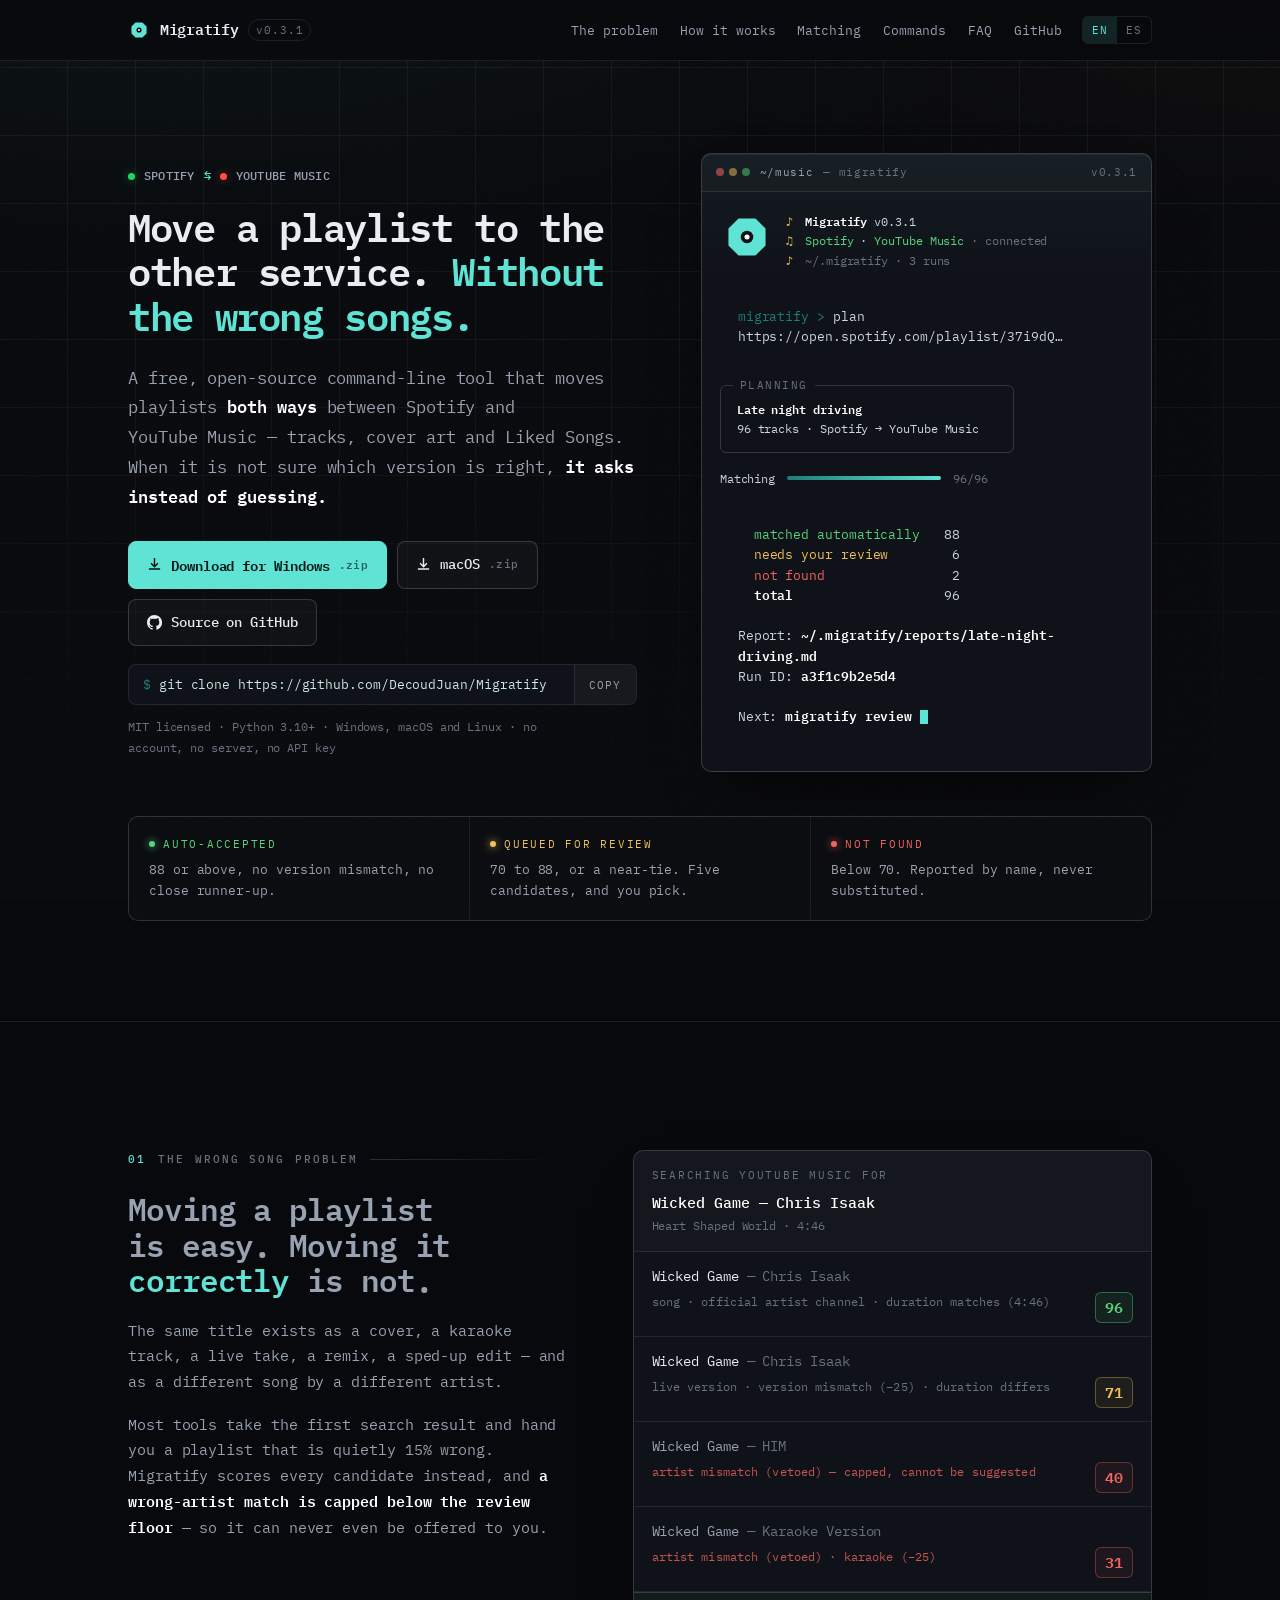
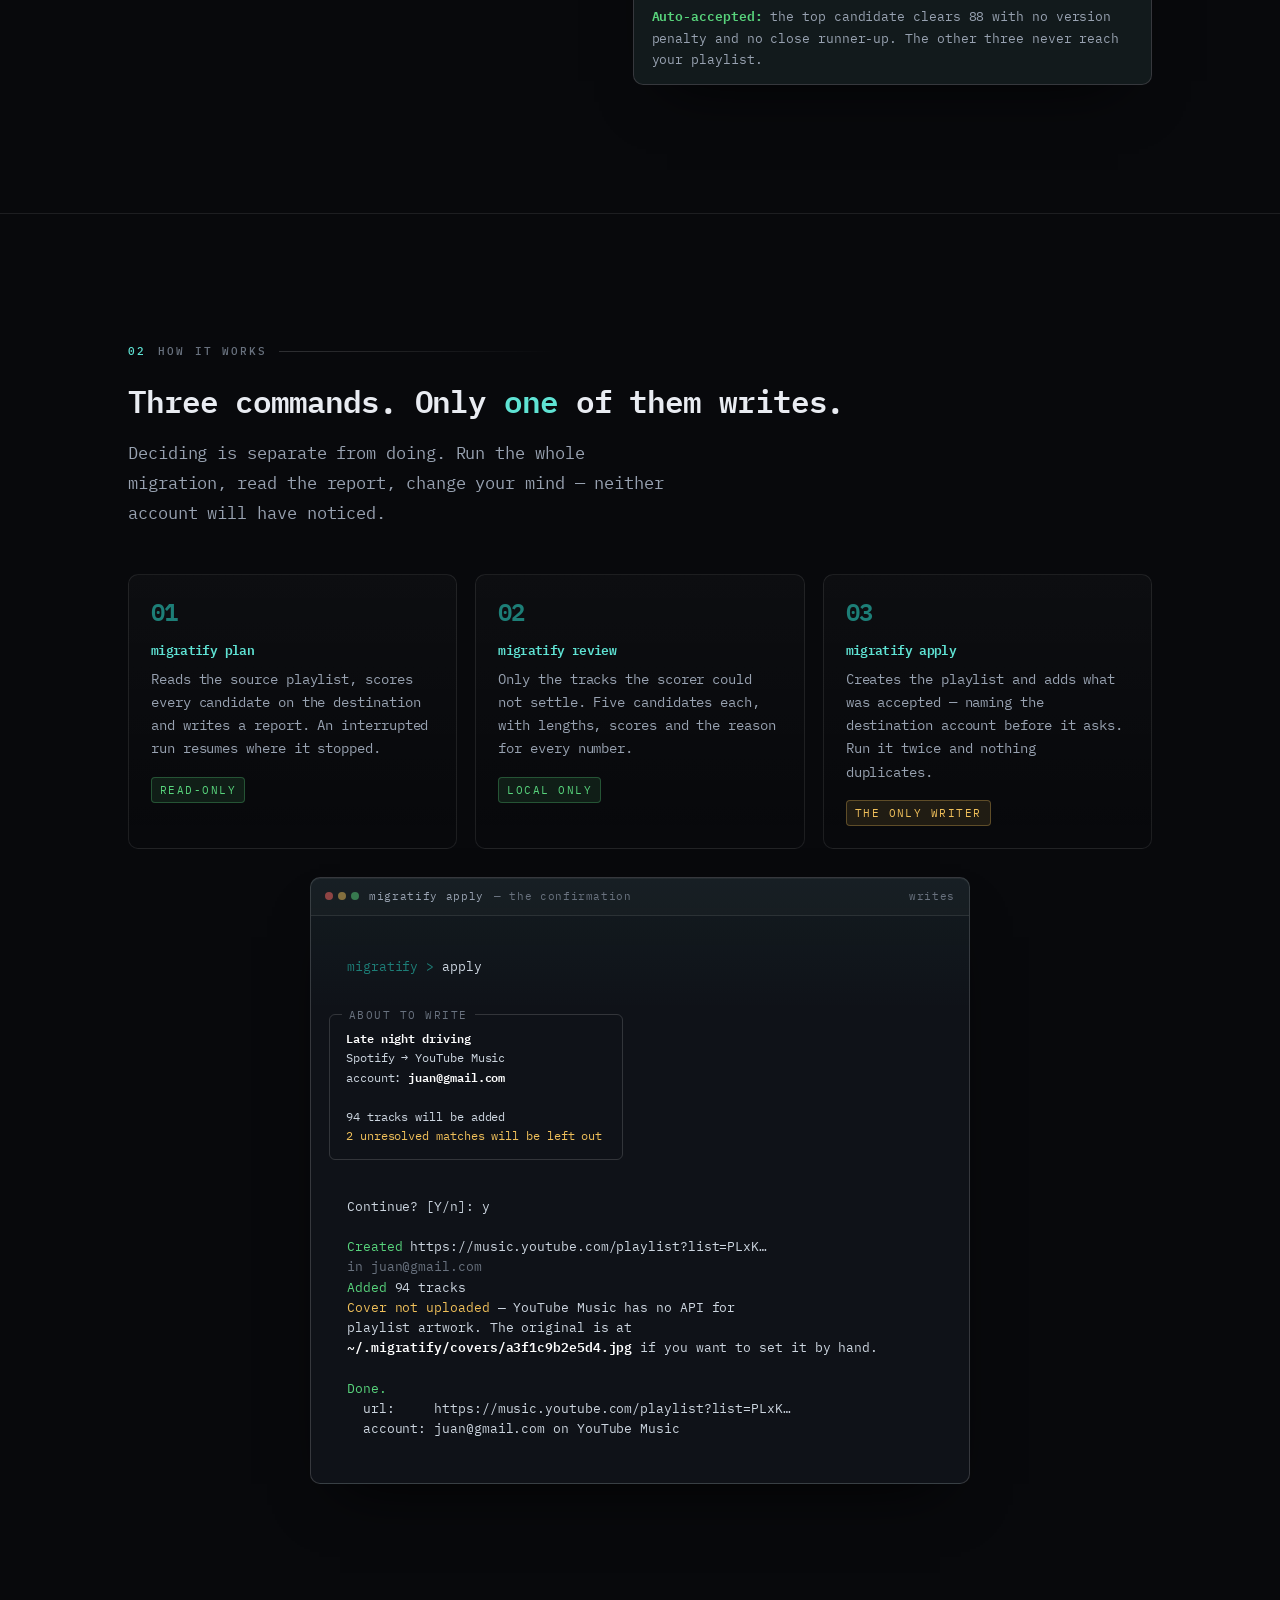
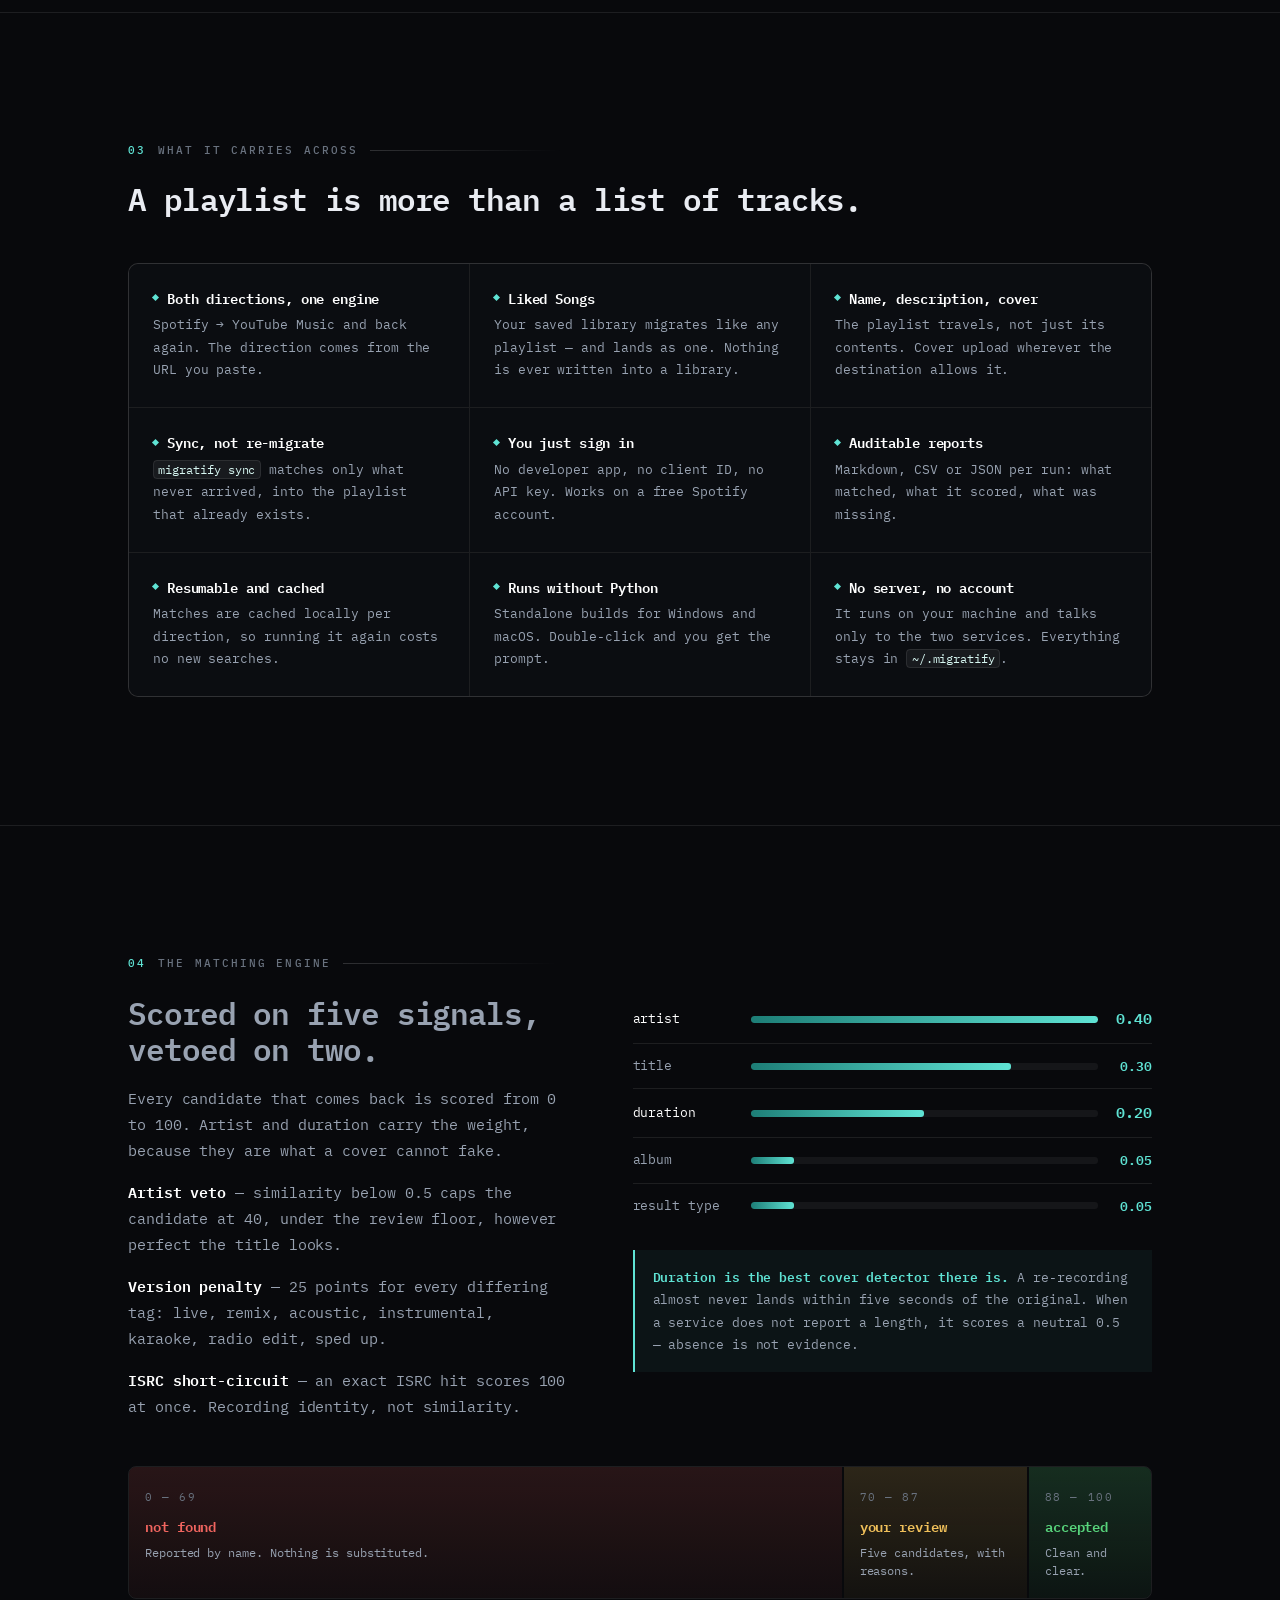
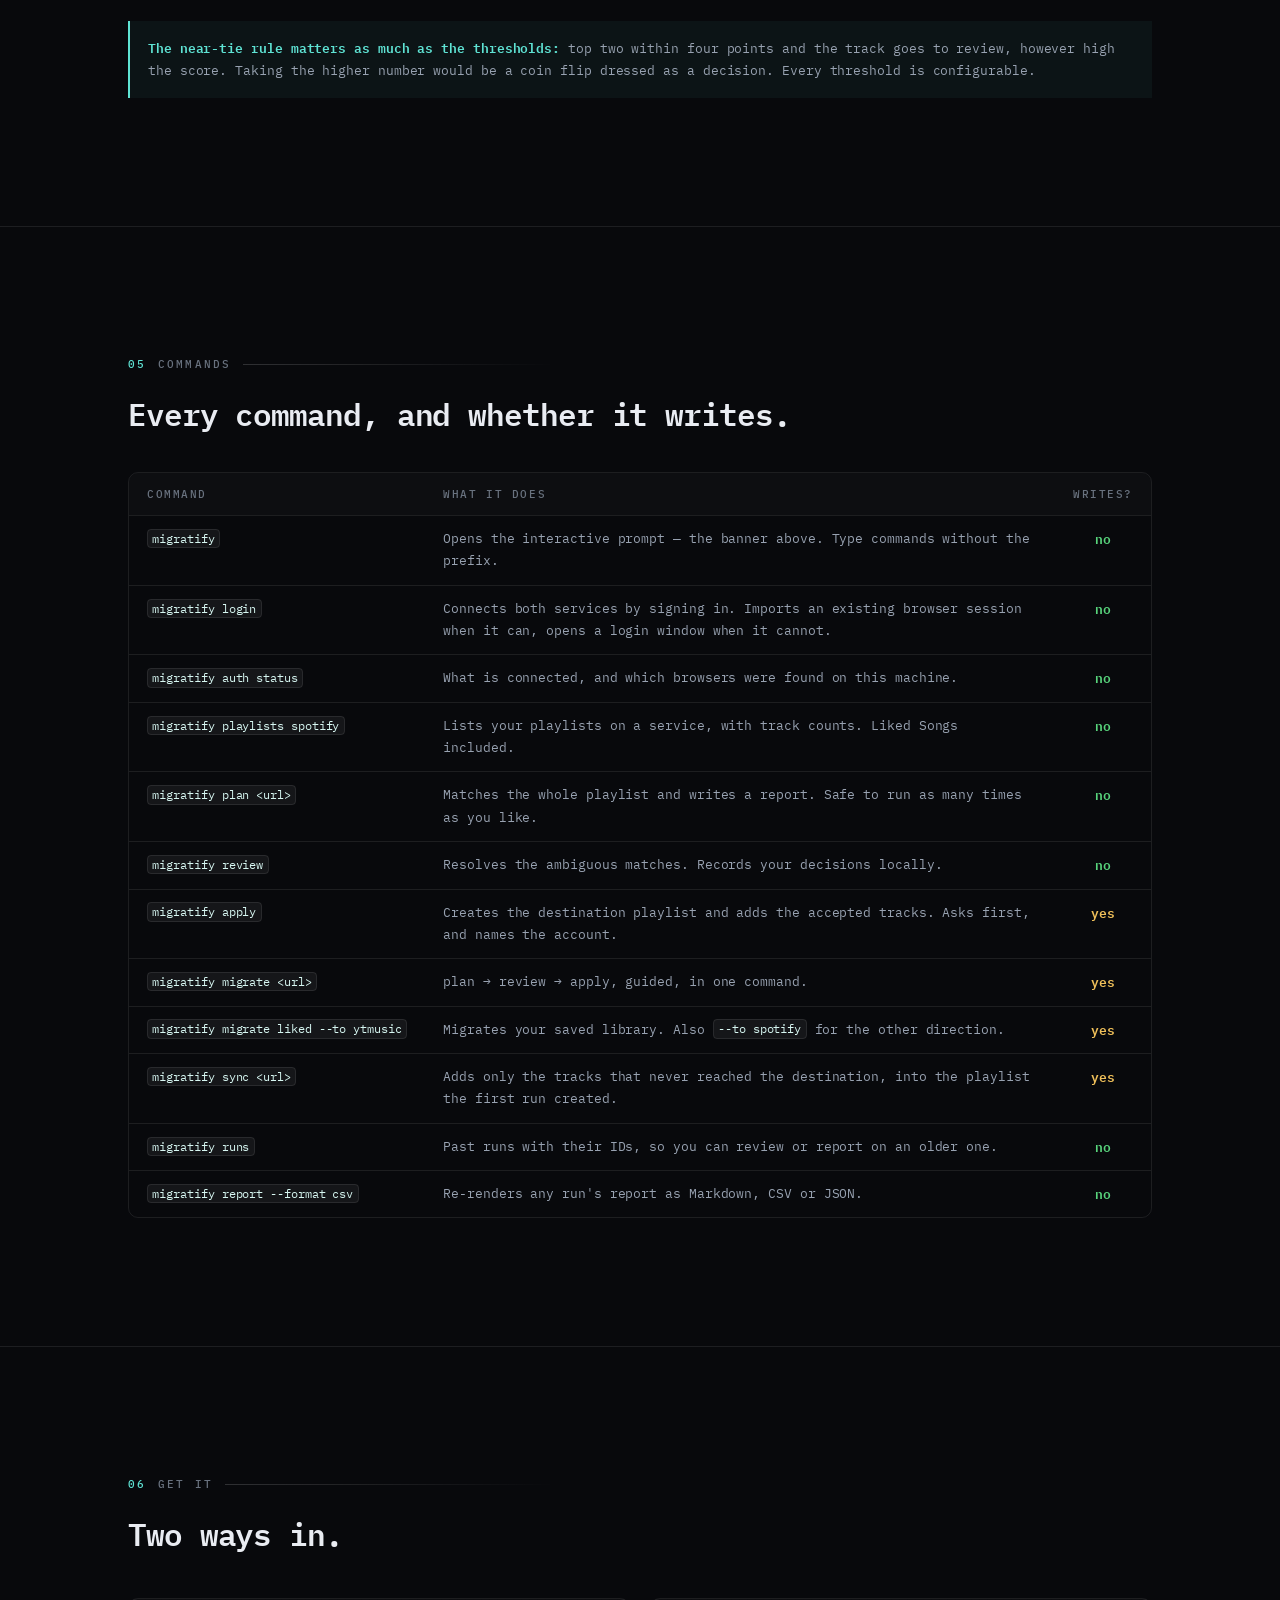
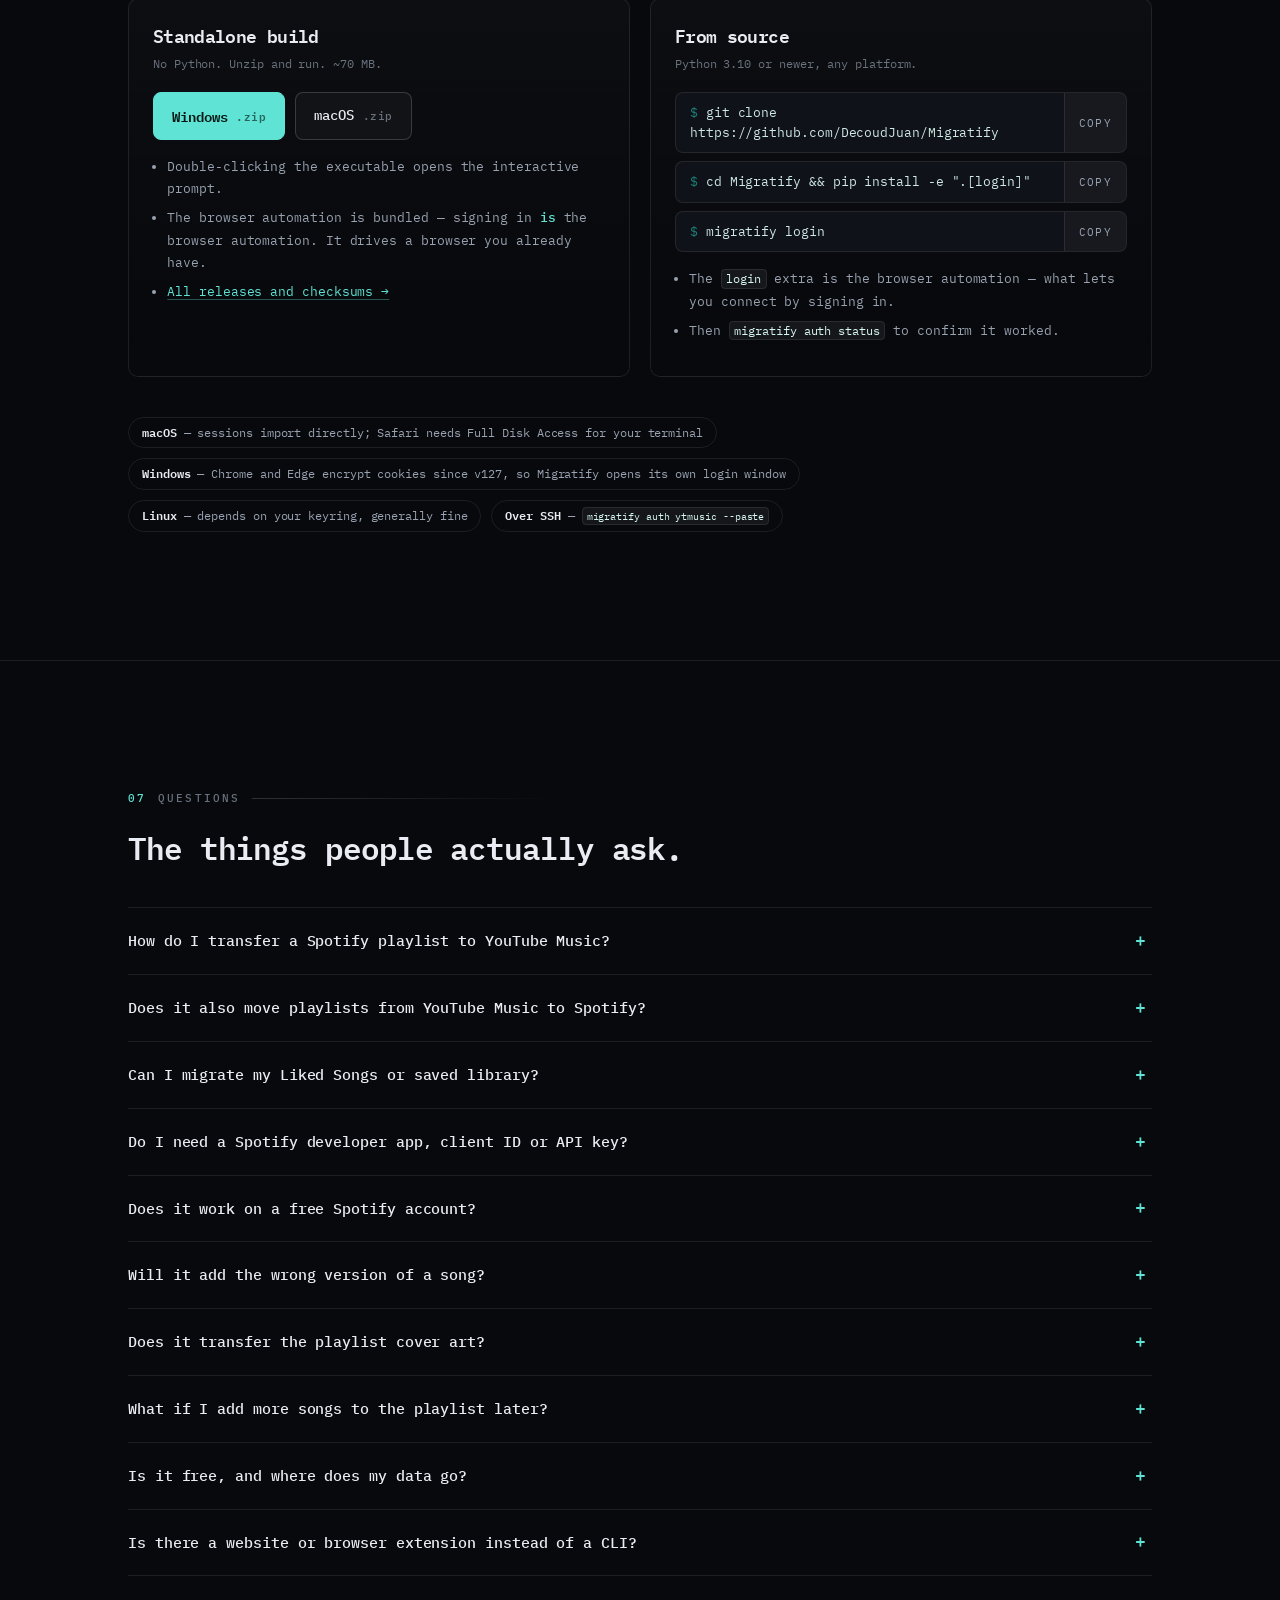
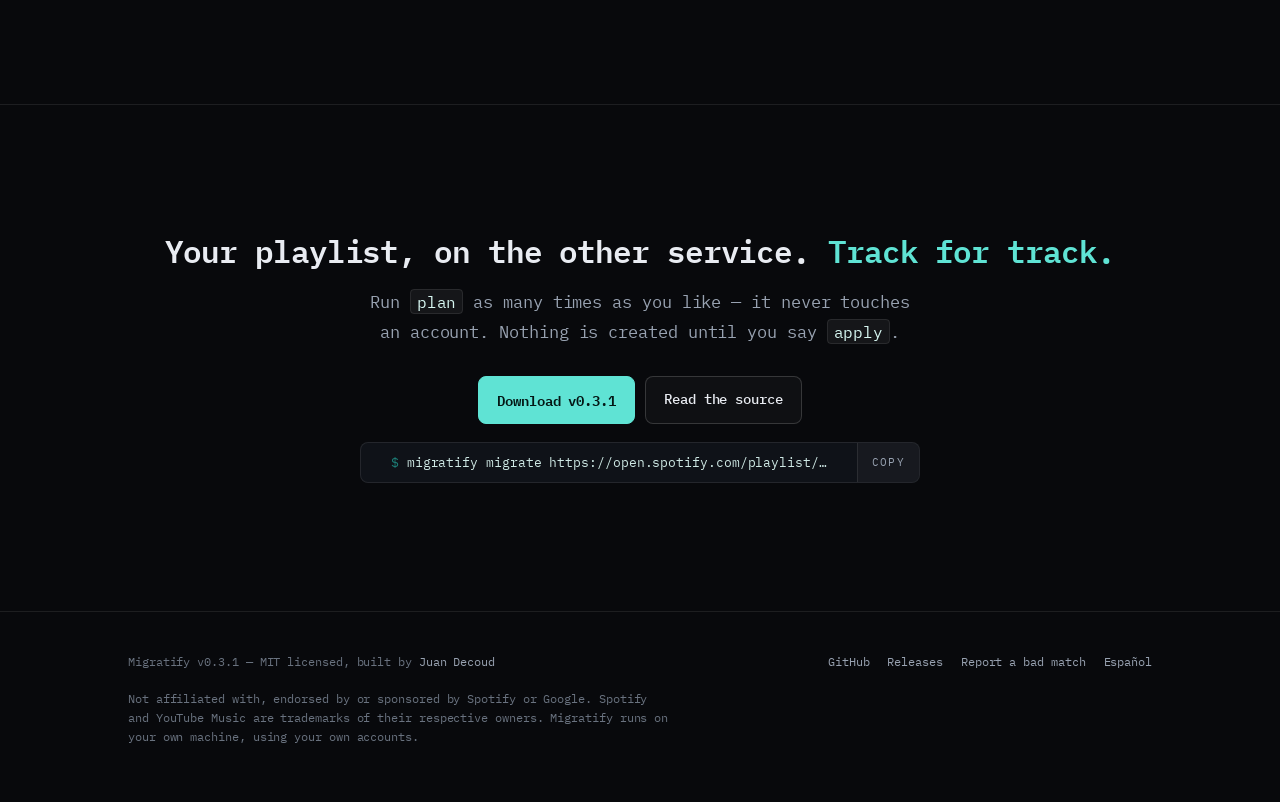
<file: web/index.html>
<!DOCTYPE html>
<html lang="en" class="no-js">
<head>
<meta charset="utf-8">
<meta name="viewport" content="width=device-width, initial-scale=1">

<title>Transfer Spotify playlists to YouTube Music (and back) — Migratify</title>
<meta name="description" content="Free, open-source tool that moves playlists both ways between Spotify and YouTube Music — tracks, name, description, cover art and Liked Songs. It never silently adds the wrong song.">
<meta name="keywords" content="transfer spotify playlist to youtube music, move playlist youtube music to spotify, playlist migration tool, migrate liked songs, spotify to youtube music converter, open source playlist transfer">
<meta name="author" content="Juan Decoud">
<meta name="theme-color" content="#08090c">
<meta name="robots" content="index, follow, max-image-preview:large">

<link rel="canonical" href="https://decoudjuan.github.io/Migratify/">
<link rel="alternate" hreflang="en" href="https://decoudjuan.github.io/Migratify/">
<link rel="alternate" hreflang="es" href="https://decoudjuan.github.io/Migratify/es/">
<link rel="alternate" hreflang="x-default" href="https://decoudjuan.github.io/Migratify/">

<meta property="og:type" content="website">
<meta property="og:site_name" content="Migratify">
<meta property="og:title" content="Transfer Spotify playlists to YouTube Music (and back)">
<meta property="og:description" content="A precision-first CLI that migrates playlists in both directions — tracks, cover art and Liked Songs. When it is not sure, it asks instead of guessing.">
<meta property="og:url" content="https://decoudjuan.github.io/Migratify/">
<meta property="og:image" content="https://decoudjuan.github.io/Migratify/og.png">
<meta property="og:image:width" content="1200">
<meta property="og:image:height" content="630">
<meta property="og:image:alt" content="Migratify — Spotify and YouTube Music playlist migration in a terminal">
<meta property="og:locale" content="en_US">
<meta property="og:locale:alternate" content="es_ES">

<meta name="twitter:card" content="summary_large_image">
<meta name="twitter:title" content="Transfer Spotify playlists to YouTube Music (and back)">
<meta name="twitter:description" content="A precision-first CLI that migrates playlists in both directions. When it is not sure, it asks instead of guessing.">
<meta name="twitter:image" content="https://decoudjuan.github.io/Migratify/og.png">

<link rel="icon" href="favicon.svg" type="image/svg+xml">
<link rel="apple-touch-icon" href="favicon.svg">

<link rel="preconnect" href="https://fonts.googleapis.com">
<link rel="preconnect" href="https://fonts.gstatic.com" crossorigin>
<link rel="stylesheet" href="https://fonts.googleapis.com/css2?family=IBM+Plex+Mono:wght@300;400;500;600&display=swap">
<link rel="stylesheet" href="assets/style.css">

<script type="application/ld+json">
{
  "@context": "https://schema.org",
  "@graph": [
    {
      "@type": "SoftwareApplication",
      "name": "Migratify",
      "url": "https://decoudjuan.github.io/Migratify/",
      "applicationCategory": "UtilitiesApplication",
      "applicationSubCategory": "Playlist migration",
      "operatingSystem": "Windows, macOS, Linux",
      "softwareVersion": "0.3.1",
      "downloadUrl": "https://github.com/DecoudJuan/Migratify/releases/latest",
      "installUrl": "https://github.com/DecoudJuan/Migratify#install",
      "codeRepository": "https://github.com/DecoudJuan/Migratify",
      "programmingLanguage": "Python",
      "license": "https://github.com/DecoudJuan/Migratify/blob/main/LICENSE",
      "description": "Command-line tool that migrates playlists bidirectionally between Spotify and YouTube Music, carrying tracks, name, description and cover art, with a precision-first matcher that queues ambiguous tracks for review instead of guessing.",
      "featureList": [
        "Spotify to YouTube Music and YouTube Music to Spotify",
        "Migrates Liked Songs and saved libraries",
        "Carries playlist name, description and cover art",
        "Weighted matching on artist, title and duration with wrong-artist and wrong-version vetoes",
        "Read-only planning: nothing is written until you apply",
        "Sync mode that adds only newly added tracks",
        "Markdown, CSV and JSON reports"
      ],
      "offers": {
        "@type": "Offer",
        "price": "0",
        "priceCurrency": "USD"
      },
      "author": { "@type": "Person", "name": "Juan Decoud" },
      "isAccessibleForFree": true
    },
    {
      "@type": "FAQPage",
      "mainEntity": [
        {
          "@type": "Question",
          "name": "How do I transfer a Spotify playlist to YouTube Music?",
          "acceptedAnswer": {
            "@type": "Answer",
            "text": "Install Migratify, run migratify login once to sign in to both services, then run migratify migrate followed by the playlist URL. Migratify detects the direction from the link, matches every track against YouTube Music, asks you about the ones it cannot decide, and only then creates the playlist."
          }
        },
        {
          "@type": "Question",
          "name": "Does it also move playlists from YouTube Music to Spotify?",
          "acceptedAnswer": {
            "@type": "Answer",
            "text": "Yes. The same engine runs in both directions and the direction is taken from the URL you paste: a Spotify link migrates to YouTube Music, a YouTube Music link migrates to Spotify. Nothing about the matching changes."
          }
        },
        {
          "@type": "Question",
          "name": "Can I migrate my Liked Songs or saved library?",
          "acceptedAnswer": {
            "@type": "Answer",
            "text": "Yes, in either direction: migratify migrate liked --to ytmusic, or --to spotify. Your saved library lands as an ordinary playlist on the other service. Migratify never writes into a saved library, because an unwanted playlist takes one click to delete and several hundred saved tracks do not."
          }
        },
        {
          "@type": "Question",
          "name": "Do I need a Spotify developer app, client ID or API key?",
          "acceptedAnswer": {
            "@type": "Answer",
            "text": "No. You sign in the way you always do, in a browser window, and Migratify captures that session locally. There is nothing to register and nothing to paste."
          }
        },
        {
          "@type": "Question",
          "name": "Does it work on a free Spotify account?",
          "acceptedAnswer": {
            "@type": "Answer",
            "text": "Yes, and that is why signing in is the default path. Since 2025 Spotify requires a Premium subscription for a newly registered app to reach the Web API, so the usual register-an-app flow is unavailable on a free account. Signing in does not touch that gate."
          }
        },
        {
          "@type": "Question",
          "name": "Will it add the wrong version of a song?",
          "acceptedAnswer": {
            "@type": "Answer",
            "text": "That is the failure Migratify is built to avoid. Every candidate is scored on artist, title, duration, album and result type. A wrong-artist candidate is vetoed below the review floor so it cannot even be offered. Each differing version tag — live, remix, acoustic, karaoke, sped up — costs 25 points. A track only auto-accepts at 88 or above with no version mismatch and no close runner-up; anything less certain waits for you."
          }
        },
        {
          "@type": "Question",
          "name": "Does it transfer the playlist cover art?",
          "acceptedAnswer": {
            "@type": "Answer",
            "text": "Name and description travel in both directions, and cover art uploads when the destination is Spotify. YouTube Music has no API for playlist artwork, so going that way Migratify downloads the original cover to your machine and tells you where it is, in case you want to set it by hand."
          }
        },
        {
          "@type": "Question",
          "name": "What if I add more songs to the playlist later?",
          "acceptedAnswer": {
            "@type": "Answer",
            "text": "Run migratify sync with the same playlist URL. It matches only the tracks that never reached the destination and adds them to the playlist the first migration created, rather than making a second one. The link is remembered per destination service."
          }
        },
        {
          "@type": "Question",
          "name": "Is it free, and where does my data go?",
          "acceptedAnswer": {
            "@type": "Answer",
            "text": "Migratify is free and MIT-licensed. It runs entirely on your machine and talks only to Spotify and YouTube Music. Sessions, the match cache and the reports live in a .migratify folder in your home directory. There is no Migratify server and no account to create."
          }
        },
        {
          "@type": "Question",
          "name": "Is there a website or browser extension instead of a CLI?",
          "acceptedAnswer": {
            "@type": "Answer",
            "text": "No, on purpose. A hosted version would need your Spotify and YouTube credentials on someone else's server, and the matcher depends on libraries that do not belong in a content script. A local command-line tool is the honest form for this problem — and it is also why nothing you migrate ever passes through a third party."
          }
        }
      ]
    }
  ]
}
</script>
</head>
<body>
<script>document.documentElement.classList.remove("no-js");</script>
<a class="skip" href="#main">Skip to content</a>

<header class="nav">
  <div class="wrap">
    <a class="brand" href="./">
      <svg viewBox="0 0 32 32" aria-hidden="true" focusable="false">
        <path d="M11 5h10l6 6v10l-6 6H11l-6-6V11z" fill="#5fe3d4"/>
        <circle cx="16" cy="16" r="3.7" fill="#08090c"/>
        <circle cx="16" cy="16" r="1.5" fill="#fff"/>
      </svg>
      Migratify
      <span class="ver">v0.3.1</span>
    </a>
    <ul class="nav-links">
      <li><a href="#problem">The problem</a></li>
      <li><a href="#how">How it works</a></li>
      <li><a href="#matching">Matching</a></li>
      <li><a href="#commands">Commands</a></li>
      <li><a href="#faq">FAQ</a></li>
      <li><a href="https://github.com/DecoudJuan/Migratify">GitHub</a></li>
    </ul>
    <div class="lang" role="group" aria-label="Language">
      <span aria-current="page">EN</span>
      <a href="es/" lang="es" hreflang="es">ES</a>
    </div>
  </div>
</header>

<main id="main">

  <!-- ================= hero ================= -->
  <section class="hero">
    <div class="wrap hero-grid">
      <div>
        <p class="eyebrow rise">
          <span class="services">
            <span class="dot sp" aria-hidden="true"></span> Spotify
            <span class="arrows" aria-hidden="true">&#8646;</span>
            <span class="dot yt" aria-hidden="true"></span> YouTube Music
          </span>
        </p>

        <h1 class="rise">Move a playlist to the other service. <em>Without the wrong songs.</em></h1>

        <p class="lede rise">
          A free, open-source command-line tool that moves playlists
          <strong>both ways</strong> between Spotify and YouTube&nbsp;Music — tracks,
          cover art and Liked Songs. When it is not sure which version is right,
          <strong>it asks instead of guessing.</strong>
        </p>

        <div class="cta rise">
          <a class="btn primary" href="https://github.com/DecoudJuan/Migratify/releases/latest/download/migratify-windows.zip">
            <svg viewBox="0 0 16 16" fill="currentColor" aria-hidden="true"><path d="M8 11.5 3.8 7.3l1.1-1.1 2.35 2.35V1h1.5v7.55L11.1 6.2l1.1 1.1L8 11.5ZM2 13.5V12h12v1.5H2Z"/></svg>
            Download for Windows <small>.zip</small>
          </a>
          <a class="btn" href="https://github.com/DecoudJuan/Migratify/releases/latest/download/migratify-macos.zip">
            <svg viewBox="0 0 16 16" fill="currentColor" aria-hidden="true"><path d="M8 11.5 3.8 7.3l1.1-1.1 2.35 2.35V1h1.5v7.55L11.1 6.2l1.1 1.1L8 11.5ZM2 13.5V12h12v1.5H2Z"/></svg>
            macOS <small>.zip</small>
          </a>
          <a class="btn" href="https://github.com/DecoudJuan/Migratify">
            <svg viewBox="0 0 16 16" fill="currentColor" aria-hidden="true"><path d="M8 0C3.58 0 0 3.58 0 8c0 3.54 2.29 6.53 5.47 7.59.4.07.55-.17.55-.38v-1.34c-2.23.48-2.7-1.07-2.7-1.07-.36-.93-.89-1.18-.89-1.18-.73-.5.05-.49.05-.49.8.06 1.23.83 1.23.83.71 1.22 1.87.87 2.33.67.07-.52.28-.87.5-1.07-1.78-.2-3.64-.89-3.64-3.95 0-.87.31-1.59.83-2.15-.08-.2-.36-1.02.08-2.12 0 0 .67-.21 2.2.82a7.6 7.6 0 0 1 4 0c1.53-1.03 2.2-.82 2.2-.82.44 1.1.16 1.92.08 2.12.52.56.83 1.28.83 2.15 0 3.07-1.87 3.75-3.65 3.95.29.25.54.73.54 1.48v2.2c0 .21.15.46.55.38A8 8 0 0 0 8 0Z"/></svg>
            Source on GitHub
          </a>
        </div>

        <div class="copy-row rise">
          <code><span class="p">$ </span>git clone https://github.com/DecoudJuan/Migratify</code>
          <button class="copy-btn" type="button" data-copied="copied">copy</button>
        </div>
        <p class="fineprint rise">
          MIT licensed · Python 3.10+ · Windows, macOS and Linux · no account, no server, no API key
        </p>
      </div>

      <div class="term" role="img" aria-label="The Migratify interactive prompt: the banner reports version 0.3.1, both services connected, and three past runs. A plan command matches 96 tracks and reports 88 matched automatically, 6 needing review and 2 not found.">
        <div class="term-bar">
          <span class="lamps" aria-hidden="true"><i></i><i></i><i></i></span>
          <b>~/music</b> — migratify
          <span class="right">v0.3.1</span>
        </div>
<div class="term-body" aria-hidden="true">
          <div class="banner">
            <svg class="bmark" viewBox="0 0 32 32" aria-hidden="true" focusable="false">
              <path d="M11 5h10l6 6v10l-6 6H11l-6-6V11z" fill="#5fe3d4"/>
              <circle cx="16" cy="16" r="3.7" fill="#0f1218"/>
              <circle cx="16" cy="16" r="1.5" fill="#fff"/>
            </svg>
            <div class="bnotes">♪<br>♫<br>♪</div>
            <div class="binfo">
              <div><b>Migratify</b> v0.3.1</div>
              <div><span class="c-green">Spotify</span> · <span class="c-green">YouTube Music</span> <span class="c-dim">· connected</span></div>
              <div class="c-dim">~/.migratify · 3 runs</div>
            </div>
          </div>
<pre><span class="c-prompt">migratify &gt;</span> plan https://open.spotify.com/playlist/37i9dQ…</pre>
          <div class="tpanel">
            <span class="tpanel-title">Planning</span>
            <div class="c-white">Late night driving</div>
            <div>96 tracks · Spotify → YouTube Music</div>
          </div>
          <div class="tprog"><span>Matching</span><span class="tbar"><i></i></span><span class="c-dim">96/96</span></div>
<pre>  <span class="c-green">matched automatically</span>   88
  <span class="c-amber">needs your review</span>        6
  <span class="c-red">not found</span>                2
  <span class="c-white">total</span>                   96

Report: <span class="c-white">~/.migratify/reports/late-night-driving.md</span>
Run ID: <span class="c-white">a3f1c9b2e5d4</span>

Next: <span class="c-white">migratify review</span> <span class="caret"></span></pre>
        </div>
      </div>
    </div>

    <div class="wrap">
      <ul class="outcomes">
        <li>
          <div class="k">auto-accepted</div>
          <div class="v">88 or above, no version mismatch, no close runner-up.</div>
        </li>
        <li>
          <div class="k">queued for review</div>
          <div class="v">70 to 88, or a near-tie. Five candidates, and you pick.</div>
        </li>
        <li>
          <div class="k">not found</div>
          <div class="v">Below 70. Reported by name, never substituted.</div>
        </li>
      </ul>
    </div>
  </section>

  <!-- ================= the problem ================= -->
  <section id="problem">
    <div class="wrap split">
      <div class="body rv">
        <p class="label"><b>01</b> The wrong song problem</p>
        <h2>Moving a playlist is easy. Moving it <em>correctly</em> is not.</h2>
        <p>
          The same title exists as a cover, a karaoke track, a live take, a remix,
          a sped-up edit — and as a different song by a different artist.
        </p>
        <p>
          Most tools take the first search result and hand you a playlist that is
          quietly 15% wrong. Migratify scores every candidate instead, and
          <strong>a wrong-artist match is capped below the review floor</strong> —
          so it can never even be offered to you.
        </p>
      </div>

      <div class="match rv" aria-label="Example of a scored candidate list">
        <div class="match-head">
          <div class="q">searching youtube music for</div>
          <div class="t">Wicked Game — Chris Isaak</div>
          <div class="m">Heart Shaped World · 4:46</div>
        </div>
        <div class="cand win">
          <div class="name">Wicked Game <span>— Chris Isaak</span></div>
          <div class="why">song · official artist channel · duration matches (4:46)</div>
          <div class="score">96</div>
        </div>
        <div class="cand mid">
          <div class="name">Wicked Game <span>— Chris Isaak</span></div>
          <div class="why">live version · version mismatch (−25) · duration differs</div>
          <div class="score">71</div>
        </div>
        <div class="cand out">
          <div class="name">Wicked Game <span>— HIM</span></div>
          <div class="why">artist mismatch (vetoed) — capped, cannot be suggested</div>
          <div class="score">40</div>
        </div>
        <div class="cand out">
          <div class="name">Wicked Game <span>— Karaoke Version</span></div>
          <div class="why">artist mismatch (vetoed) · karaoke (−25)</div>
          <div class="score">31</div>
        </div>
        <div class="match-foot">
          <b>Auto-accepted:</b> the top candidate clears 88 with no version penalty and no
          close runner-up. The other three never reach your playlist.
        </div>
      </div>
    </div>
  </section>

  <!-- ================= how it works ================= -->
  <section id="how">
    <div class="wrap">
      <p class="label rv"><b>02</b> How it works</p>
      <h2 class="rv">Three commands. Only <em>one</em> of them writes.</h2>
      <p class="lede rv" style="margin-top:20px">
        Deciding is separate from doing. Run the whole migration, read the report,
        change your mind — neither account will have noticed.
      </p>

      <div class="steps">
        <article class="step rv">
          <span class="n">01</span>
          <h3><code>migratify plan</code></h3>
          <p>
            Reads the source playlist, scores every candidate on the destination and
            writes a report. An interrupted run resumes where it stopped.
          </p>
          <span class="tag ro">read-only</span>
        </article>

        <article class="step rv">
          <span class="n">02</span>
          <h3><code>migratify review</code></h3>
          <p>
            Only the tracks the scorer could not settle. Five candidates each, with
            lengths, scores and the reason for every number.
          </p>
          <span class="tag ro">local only</span>
        </article>

        <article class="step rv">
          <span class="n">03</span>
          <h3><code>migratify apply</code></h3>
          <p>
            Creates the playlist and adds what was accepted — naming the destination
            account before it asks. Run it twice and nothing duplicates.
          </p>
          <span class="tag rw">the only writer</span>
        </article>
      </div>

      <div class="term term-narrow rv" style="margin-top:28px">
        <div class="term-bar">
          <span class="lamps" aria-hidden="true"><i></i><i></i><i></i></span>
          <b>migratify apply</b> — the confirmation
          <span class="right">writes</span>
        </div>
<div class="term-body">
<pre><span class="c-prompt">migratify &gt;</span> apply</pre>
          <div class="tpanel">
            <span class="tpanel-title">About to write</span>
            <div class="c-white">Late night driving</div>
            <div>Spotify → YouTube Music</div>
            <div>account: <span class="c-white">juan@gmail.com</span></div>
            <div class="pad">94 tracks will be added</div>
            <div class="c-amber">2 unresolved matches will be left out</div>
          </div>
<pre>Continue? [Y/n]: y

<span class="c-green">Created</span> https://music.youtube.com/playlist?list=PLxK…
<span class="c-dim">in juan@gmail.com</span>
<span class="c-green">Added</span> 94 tracks
<span class="c-amber">Cover not uploaded</span> — YouTube Music has no API for
playlist artwork. The original is at
<span class="c-white">~/.migratify/covers/a3f1c9b2e5d4.jpg</span> if you want to set it by hand.

<span class="c-green">Done.</span>
  url:     https://music.youtube.com/playlist?list=PLxK…
  account: juan@gmail.com on YouTube Music</pre>
        </div>
      </div>
    </div>
  </section>

  <!-- ================= features ================= -->
  <section id="features">
    <div class="wrap">
      <p class="label rv"><b>03</b> What it carries across</p>
      <h2 class="rv">A playlist is more than a list of tracks.</h2>

      <div class="feats">
        <article class="feat rv">
          <h3>Both directions, one engine</h3>
          <p>Spotify → YouTube Music and back again. The direction comes from the URL you paste.</p>
        </article>
        <article class="feat rv">
          <h3>Liked Songs</h3>
          <p>Your saved library migrates like any playlist — and lands as one. Nothing is ever written into a library.</p>
        </article>
        <article class="feat rv">
          <h3>Name, description, cover</h3>
          <p>The playlist travels, not just its contents. Cover upload wherever the destination allows it.</p>
        </article>
        <article class="feat rv">
          <h3>Sync, not re-migrate</h3>
          <p><code>migratify sync</code> matches only what never arrived, into the playlist that already exists.</p>
        </article>
        <article class="feat rv">
          <h3>You just sign in</h3>
          <p>No developer app, no client ID, no API key. Works on a free Spotify account.</p>
        </article>
        <article class="feat rv">
          <h3>Auditable reports</h3>
          <p>Markdown, CSV or JSON per run: what matched, what it scored, what was missing.</p>
        </article>
        <article class="feat rv">
          <h3>Resumable and cached</h3>
          <p>Matches are cached locally per direction, so running it again costs no new searches.</p>
        </article>
        <article class="feat rv">
          <h3>Runs without Python</h3>
          <p>Standalone builds for Windows and macOS. Double-click and you get the prompt.</p>
        </article>
        <article class="feat rv">
          <h3>No server, no account</h3>
          <p>It runs on your machine and talks only to the two services. Everything stays in <code>~/.migratify</code>.</p>
        </article>
      </div>
    </div>
  </section>

  <!-- ================= matching ================= -->
  <section id="matching">
    <div class="wrap">
      <p class="label rv"><b>04</b> The matching engine</p>
      <div class="split">
        <div class="body rv">
          <h2>Scored on five signals, vetoed on two.</h2>
          <p>
            Every candidate that comes back is scored from 0 to 100. Artist and
            duration carry the weight, because they are what a cover cannot fake.
          </p>
          <p>
            <strong>Artist veto</strong> — similarity below 0.5 caps the candidate at
            40, under the review floor, however perfect the title looks.
          </p>
          <p>
            <strong>Version penalty</strong> — 25 points for every differing tag:
            live, remix, acoustic, instrumental, karaoke, radio edit, sped up.
          </p>
          <p>
            <strong>ISRC short-circuit</strong> — an exact ISRC hit scores 100 at
            once. Recording identity, not similarity.
          </p>
        </div>

        <div class="rv">
          <ul class="weights">
            <li class="key"><span class="k">artist</span><span class="bar"><i style="--w:100%"></i></span><span class="n">0.40</span></li>
            <li><span class="k">title</span><span class="bar"><i style="--w:75%"></i></span><span class="n">0.30</span></li>
            <li class="key"><span class="k">duration</span><span class="bar"><i style="--w:50%"></i></span><span class="n">0.20</span></li>
            <li><span class="k">album</span><span class="bar"><i style="--w:12.5%"></i></span><span class="n">0.05</span></li>
            <li><span class="k">result type</span><span class="bar"><i style="--w:12.5%"></i></span><span class="n">0.05</span></li>
          </ul>
          <div class="note">
            <p>
              <b>Duration is the best cover detector there is.</b> A re-recording almost
              never lands within five seconds of the original. When a service does not
              report a length, it scores a neutral 0.5 — absence is not evidence.
            </p>
          </div>
        </div>
      </div>

      <div class="rail-wrap rv">
        <div class="rail">
          <div class="z1">
            <span class="r">0 — 69</span>
            <span class="o">not found</span>
            <span class="d">Reported by name. Nothing is substituted.</span>
          </div>
          <div class="z2">
            <span class="r">70 — 87</span>
            <span class="o">your review</span>
            <span class="d">Five candidates, with reasons.</span>
          </div>
          <div class="z3">
            <span class="r">88 — 100</span>
            <span class="o">accepted</span>
            <span class="d">Clean and clear.</span>
          </div>
        </div>
        <div class="note">
          <p>
            <b>The near-tie rule matters as much as the thresholds:</b> top two within four
            points and the track goes to review, however high the score. Taking the
            higher number would be a coin flip dressed as a decision. Every threshold
            is configurable.
          </p>
        </div>
      </div>
    </div>
  </section>

  <!-- ================= commands ================= -->
  <section id="commands">
    <div class="wrap">
      <p class="label rv"><b>05</b> Commands</p>
      <h2 class="rv">Every command, and whether it writes.</h2>
      <div class="tbl-scroll rv">
        <table>
          <thead>
            <tr>
              <th scope="col">Command</th>
              <th scope="col">What it does</th>
              <th scope="col">Writes?</th>
            </tr>
          </thead>
          <tbody>
            <tr>
              <td><code>migratify</code></td>
              <td class="tdesc">Opens the interactive prompt — the banner above. Type commands without the prefix.</td>
              <td class="w" data-w="no">no</td>
            </tr>
            <tr>
              <td><code>migratify login</code></td>
              <td class="tdesc">Connects both services by signing in. Imports an existing browser session when it can, opens a login window when it cannot.</td>
              <td class="w" data-w="no">no</td>
            </tr>
            <tr>
              <td><code>migratify auth status</code></td>
              <td class="tdesc">What is connected, and which browsers were found on this machine.</td>
              <td class="w" data-w="no">no</td>
            </tr>
            <tr>
              <td><code>migratify playlists spotify</code></td>
              <td class="tdesc">Lists your playlists on a service, with track counts. Liked Songs included.</td>
              <td class="w" data-w="no">no</td>
            </tr>
            <tr>
              <td><code>migratify plan &lt;url&gt;</code></td>
              <td class="tdesc">Matches the whole playlist and writes a report. Safe to run as many times as you like.</td>
              <td class="w" data-w="no">no</td>
            </tr>
            <tr>
              <td><code>migratify review</code></td>
              <td class="tdesc">Resolves the ambiguous matches. Records your decisions locally.</td>
              <td class="w" data-w="no">no</td>
            </tr>
            <tr>
              <td><code>migratify apply</code></td>
              <td class="tdesc">Creates the destination playlist and adds the accepted tracks. Asks first, and names the account.</td>
              <td class="w" data-w="yes">yes</td>
            </tr>
            <tr>
              <td><code>migratify migrate &lt;url&gt;</code></td>
              <td class="tdesc">plan → review → apply, guided, in one command.</td>
              <td class="w" data-w="yes">yes</td>
            </tr>
            <tr>
              <td><code>migratify migrate liked --to ytmusic</code></td>
              <td class="tdesc">Migrates your saved library. Also <code>--to spotify</code> for the other direction.</td>
              <td class="w" data-w="yes">yes</td>
            </tr>
            <tr>
              <td><code>migratify sync &lt;url&gt;</code></td>
              <td class="tdesc">Adds only the tracks that never reached the destination, into the playlist the first run created.</td>
              <td class="w" data-w="yes">yes</td>
            </tr>
            <tr>
              <td><code>migratify runs</code></td>
              <td class="tdesc">Past runs with their IDs, so you can review or report on an older one.</td>
              <td class="w" data-w="no">no</td>
            </tr>
            <tr>
              <td><code>migratify report --format csv</code></td>
              <td class="tdesc">Re-renders any run's report as Markdown, CSV or JSON.</td>
              <td class="w" data-w="no">no</td>
            </tr>
          </tbody>
        </table>
      </div>
    </div>
  </section>

  <!-- ================= install ================= -->
  <section id="install">
    <div class="wrap">
      <p class="label rv"><b>06</b> Get it</p>
      <h2 class="rv">Two ways in.</h2>

      <div class="two">
        <div class="card rv">
          <h3>Standalone build</h3>
          <p class="sub">No Python. Unzip and run. ~70&nbsp;MB.</p>
          <div class="cta">
            <a class="btn primary" href="https://github.com/DecoudJuan/Migratify/releases/latest/download/migratify-windows.zip">Windows <small>.zip</small></a>
            <a class="btn" href="https://github.com/DecoudJuan/Migratify/releases/latest/download/migratify-macos.zip">macOS <small>.zip</small></a>
          </div>
          <ul>
            <li>Double-clicking the executable opens the interactive prompt.</li>
            <li>The browser automation is bundled — signing in <em>is</em> the browser automation. It drives a browser you already have.</li>
            <li><a href="https://github.com/DecoudJuan/Migratify/releases/latest">All releases and checksums →</a></li>
          </ul>
        </div>

        <div class="card rv">
          <h3>From source</h3>
          <p class="sub">Python 3.10 or newer, any platform.</p>
          <div class="copy-row">
            <code><span class="p">$ </span>git clone https://github.com/DecoudJuan/Migratify</code>
            <button class="copy-btn" type="button" data-copied="copied">copy</button>
          </div>
          <div class="copy-row">
            <code><span class="p">$ </span>cd Migratify &amp;&amp; pip install -e ".[login]"</code>
            <button class="copy-btn" type="button" data-copied="copied">copy</button>
          </div>
          <div class="copy-row">
            <code><span class="p">$ </span>migratify login</code>
            <button class="copy-btn" type="button" data-copied="copied">copy</button>
          </div>
          <ul>
            <li>The <code>login</code> extra is the browser automation — what lets you connect by signing in.</li>
            <li>Then <code>migratify auth status</code> to confirm it worked.</li>
          </ul>
        </div>
      </div>

      <div class="platform rv">
        <span class="chip"><b>macOS</b> — sessions import directly; Safari needs Full Disk Access for your terminal</span>
        <span class="chip"><b>Windows</b> — Chrome and Edge encrypt cookies since v127, so Migratify opens its own login window</span>
        <span class="chip"><b>Linux</b> — depends on your keyring, generally fine</span>
        <span class="chip"><b>Over SSH</b> — <code>migratify auth ytmusic --paste</code></span>
      </div>
    </div>
  </section>

  <!-- ================= faq ================= -->
  <section id="faq">
    <div class="wrap">
      <p class="label rv"><b>07</b> Questions</p>
      <h2 class="rv">The things people actually ask.</h2>

      <div class="faq rv">
        <details>
          <summary>How do I transfer a Spotify playlist to YouTube Music?</summary>
          <div class="a"><p>Install Migratify, run <code>migratify login</code> once to sign in to both services, then run <code>migratify migrate</code> followed by the playlist URL. Migratify detects the direction from the link, matches every track against YouTube Music, asks you about the ones it cannot decide, and only then creates the playlist.</p></div>
        </details>
        <details>
          <summary>Does it also move playlists from YouTube Music to Spotify?</summary>
          <div class="a"><p>Yes. The same engine runs in both directions and the direction is taken from the URL you paste: a Spotify link migrates to YouTube Music, a YouTube Music link migrates to Spotify. Nothing about the matching changes.</p></div>
        </details>
        <details>
          <summary>Can I migrate my Liked Songs or saved library?</summary>
          <div class="a"><p>Yes, in either direction: <code>migratify migrate liked --to ytmusic</code>, or <code>--to spotify</code>. Your saved library lands as an ordinary playlist on the other service. Migratify never writes into a saved library, because an unwanted playlist takes one click to delete and several hundred saved tracks do not.</p></div>
        </details>
        <details>
          <summary>Do I need a Spotify developer app, client ID or API key?</summary>
          <div class="a"><p>No. You sign in the way you always do, in a browser window, and Migratify captures that session locally. There is nothing to register and nothing to paste.</p></div>
        </details>
        <details>
          <summary>Does it work on a free Spotify account?</summary>
          <div class="a"><p>Yes, and that is why signing in is the default path. Since 2025 Spotify requires a Premium subscription for a newly registered app to reach the Web API, so the usual register-an-app flow is unavailable on a free account. Signing in does not touch that gate.</p></div>
        </details>
        <details>
          <summary>Will it add the wrong version of a song?</summary>
          <div class="a"><p>That is the failure Migratify is built to avoid. Every candidate is scored on artist, title, duration, album and result type. A wrong-artist candidate is vetoed below the review floor so it cannot even be offered. Each differing version tag — live, remix, acoustic, karaoke, sped up — costs 25 points. A track only auto-accepts at 88 or above with no version mismatch and no close runner-up; anything less certain waits for you.</p></div>
        </details>
        <details>
          <summary>Does it transfer the playlist cover art?</summary>
          <div class="a"><p>Name and description travel in both directions, and cover art uploads when the destination is Spotify. YouTube Music has no API for playlist artwork, so going that way Migratify downloads the original cover to your machine and tells you where it is, in case you want to set it by hand.</p></div>
        </details>
        <details>
          <summary>What if I add more songs to the playlist later?</summary>
          <div class="a"><p>Run <code>migratify sync</code> with the same playlist URL. It matches only the tracks that never reached the destination and adds them to the playlist the first migration created, rather than making a second one. The link is remembered per destination service.</p></div>
        </details>
        <details>
          <summary>Is it free, and where does my data go?</summary>
          <div class="a"><p>Migratify is free and MIT-licensed. It runs entirely on your machine and talks only to Spotify and YouTube Music. Sessions, the match cache and the reports live in a <code>.migratify</code> folder in your home directory. There is no Migratify server and no account to create.</p></div>
        </details>
        <details>
          <summary>Is there a website or browser extension instead of a CLI?</summary>
          <div class="a"><p>No, on purpose. A hosted version would need your Spotify and YouTube credentials on someone else's server, and the matcher depends on libraries that do not belong in a content script. A local command-line tool is the honest form for this problem — and it is also why nothing you migrate ever passes through a third party.</p></div>
        </details>
      </div>
    </div>
  </section>

  <!-- ================= final ================= -->
  <section class="final">
    <div class="wrap">
      <h2 class="rv">Your playlist, on the other service. <em>Track for track.</em></h2>
      <p class="lede rv">
        Run <code>plan</code> as many times as you like — it never touches an account.
        Nothing is created until you say <code>apply</code>.
      </p>
      <div class="cta rv">
        <a class="btn primary" href="https://github.com/DecoudJuan/Migratify/releases/latest">Download v0.3.1</a>
        <a class="btn" href="https://github.com/DecoudJuan/Migratify">Read the source</a>
      </div>
      <div class="copy-row rv">
        <code><span class="p">$ </span>migratify migrate https://open.spotify.com/playlist/…</code>
        <button class="copy-btn" type="button" data-copied="copied">copy</button>
      </div>
    </div>
  </section>

</main>

<footer>
  <div class="wrap foot">
    <span>Migratify v0.3.1 — MIT licensed, built by <a href="https://github.com/DecoudJuan">Juan Decoud</a></span>
    <nav aria-label="Footer">
      <a href="https://github.com/DecoudJuan/Migratify">GitHub</a>
      <a href="https://github.com/DecoudJuan/Migratify/releases/latest">Releases</a>
      <a href="https://github.com/DecoudJuan/Migratify/issues/new">Report a bad match</a>
      <a href="es/" lang="es" hreflang="es">Español</a>
    </nav>
    <p class="disclaimer">
      Not affiliated with, endorsed by or sponsored by Spotify or Google. Spotify and
      YouTube Music are trademarks of their respective owners. Migratify runs on your own
      machine, using your own accounts.
    </p>
  </div>
</footer>

<script src="assets/site.js" defer></script>
</body>
</html>
</file>
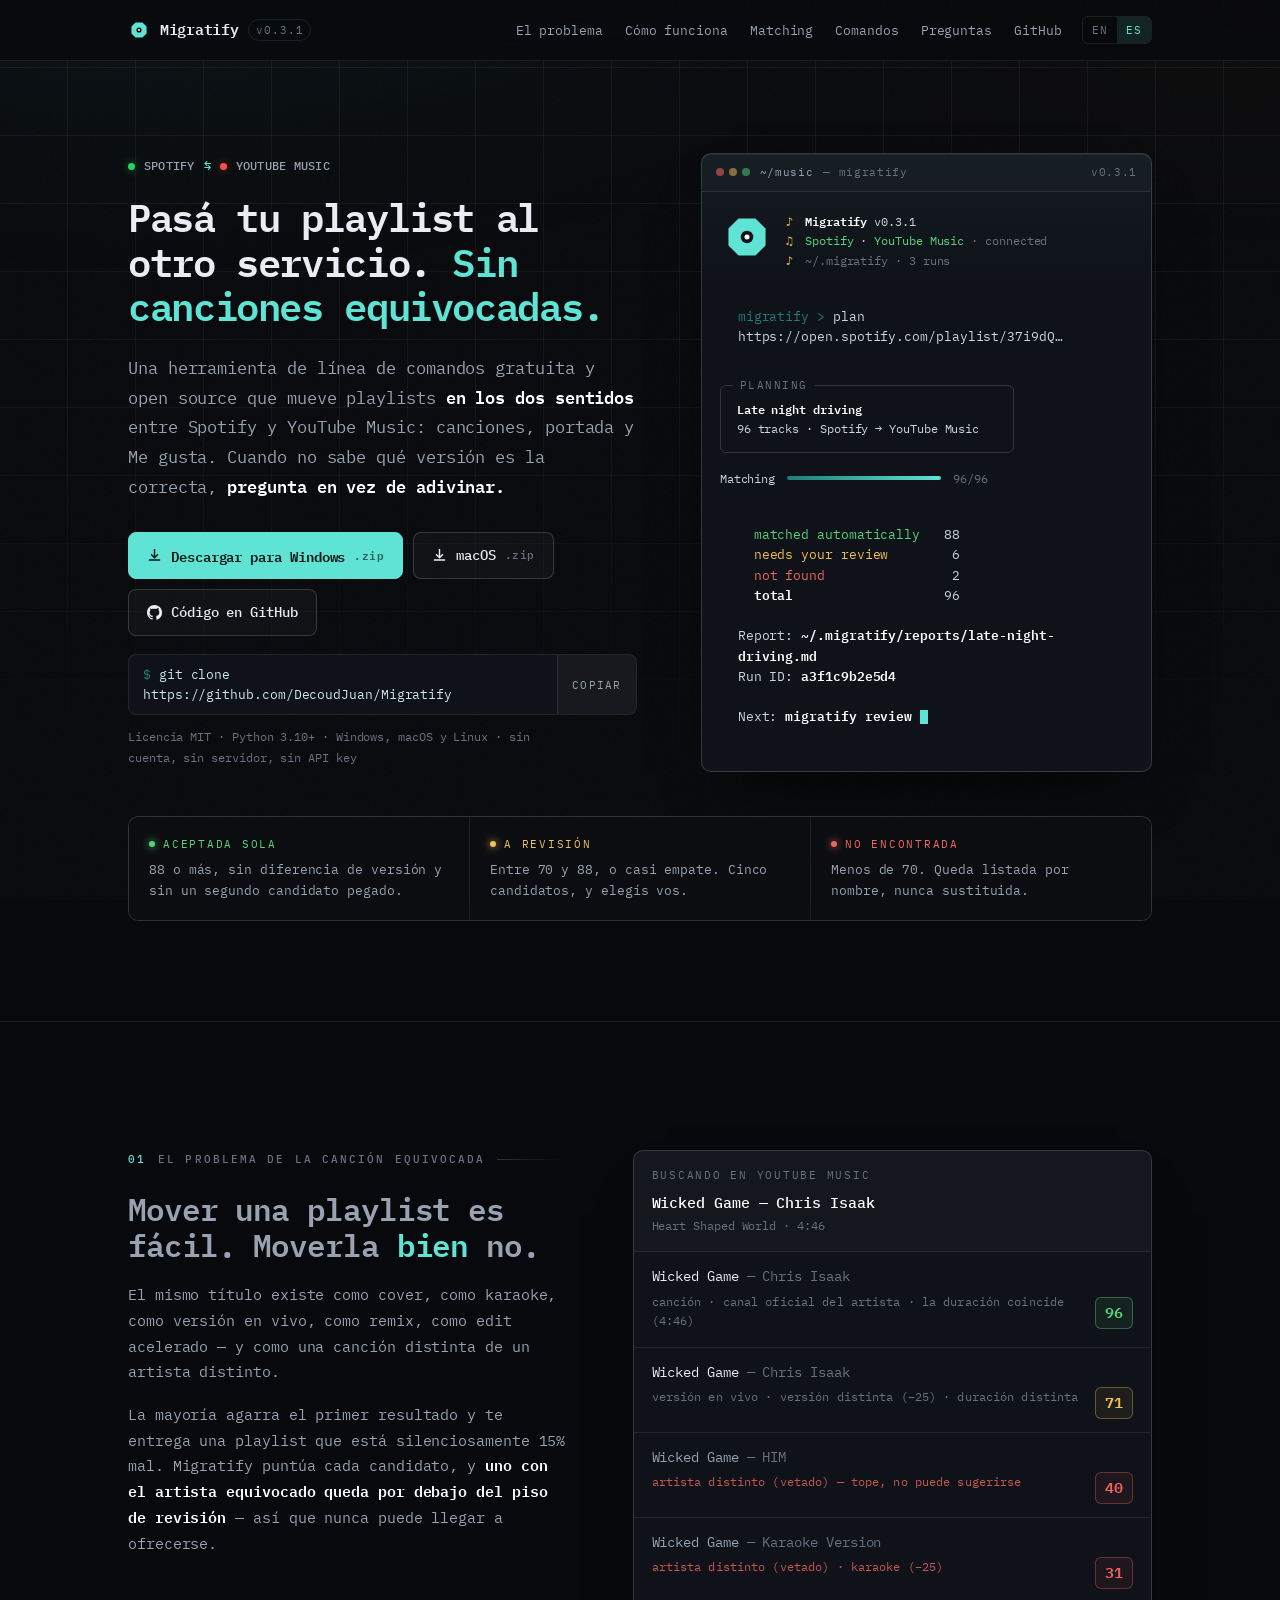
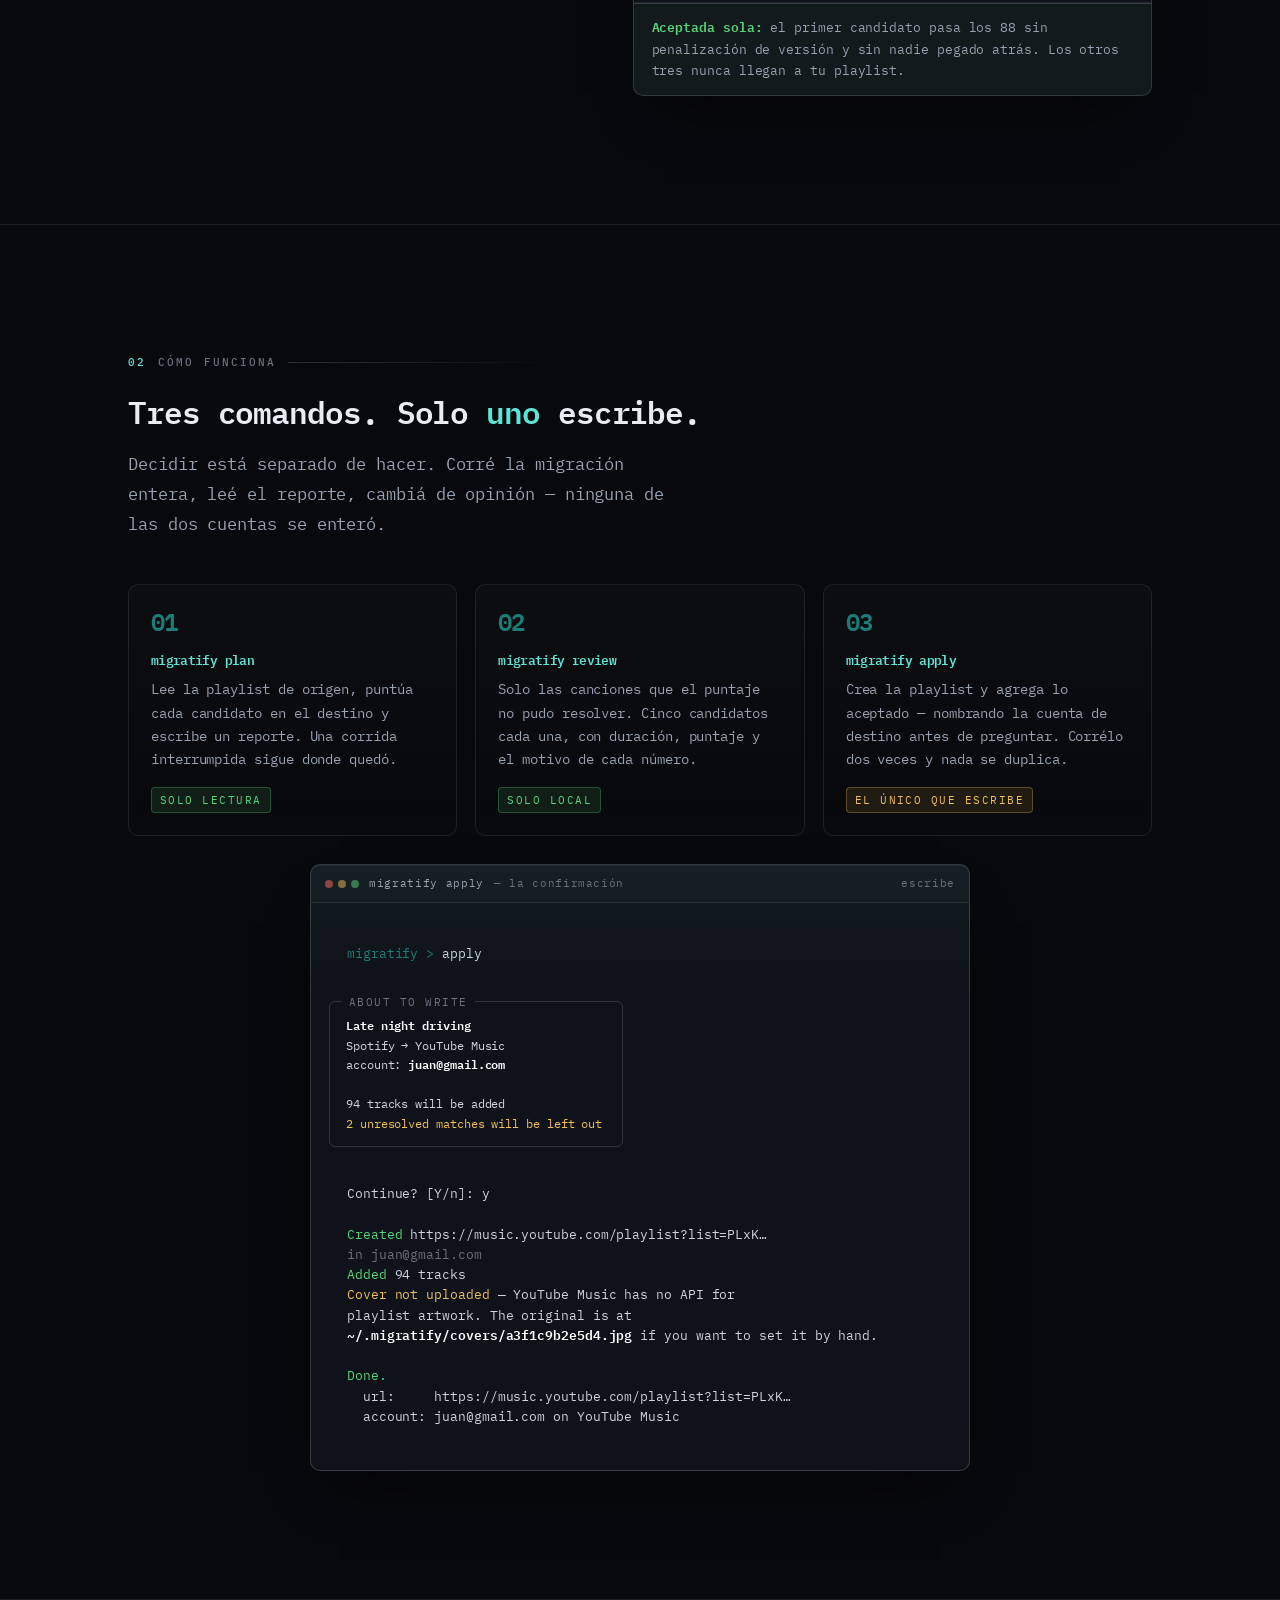
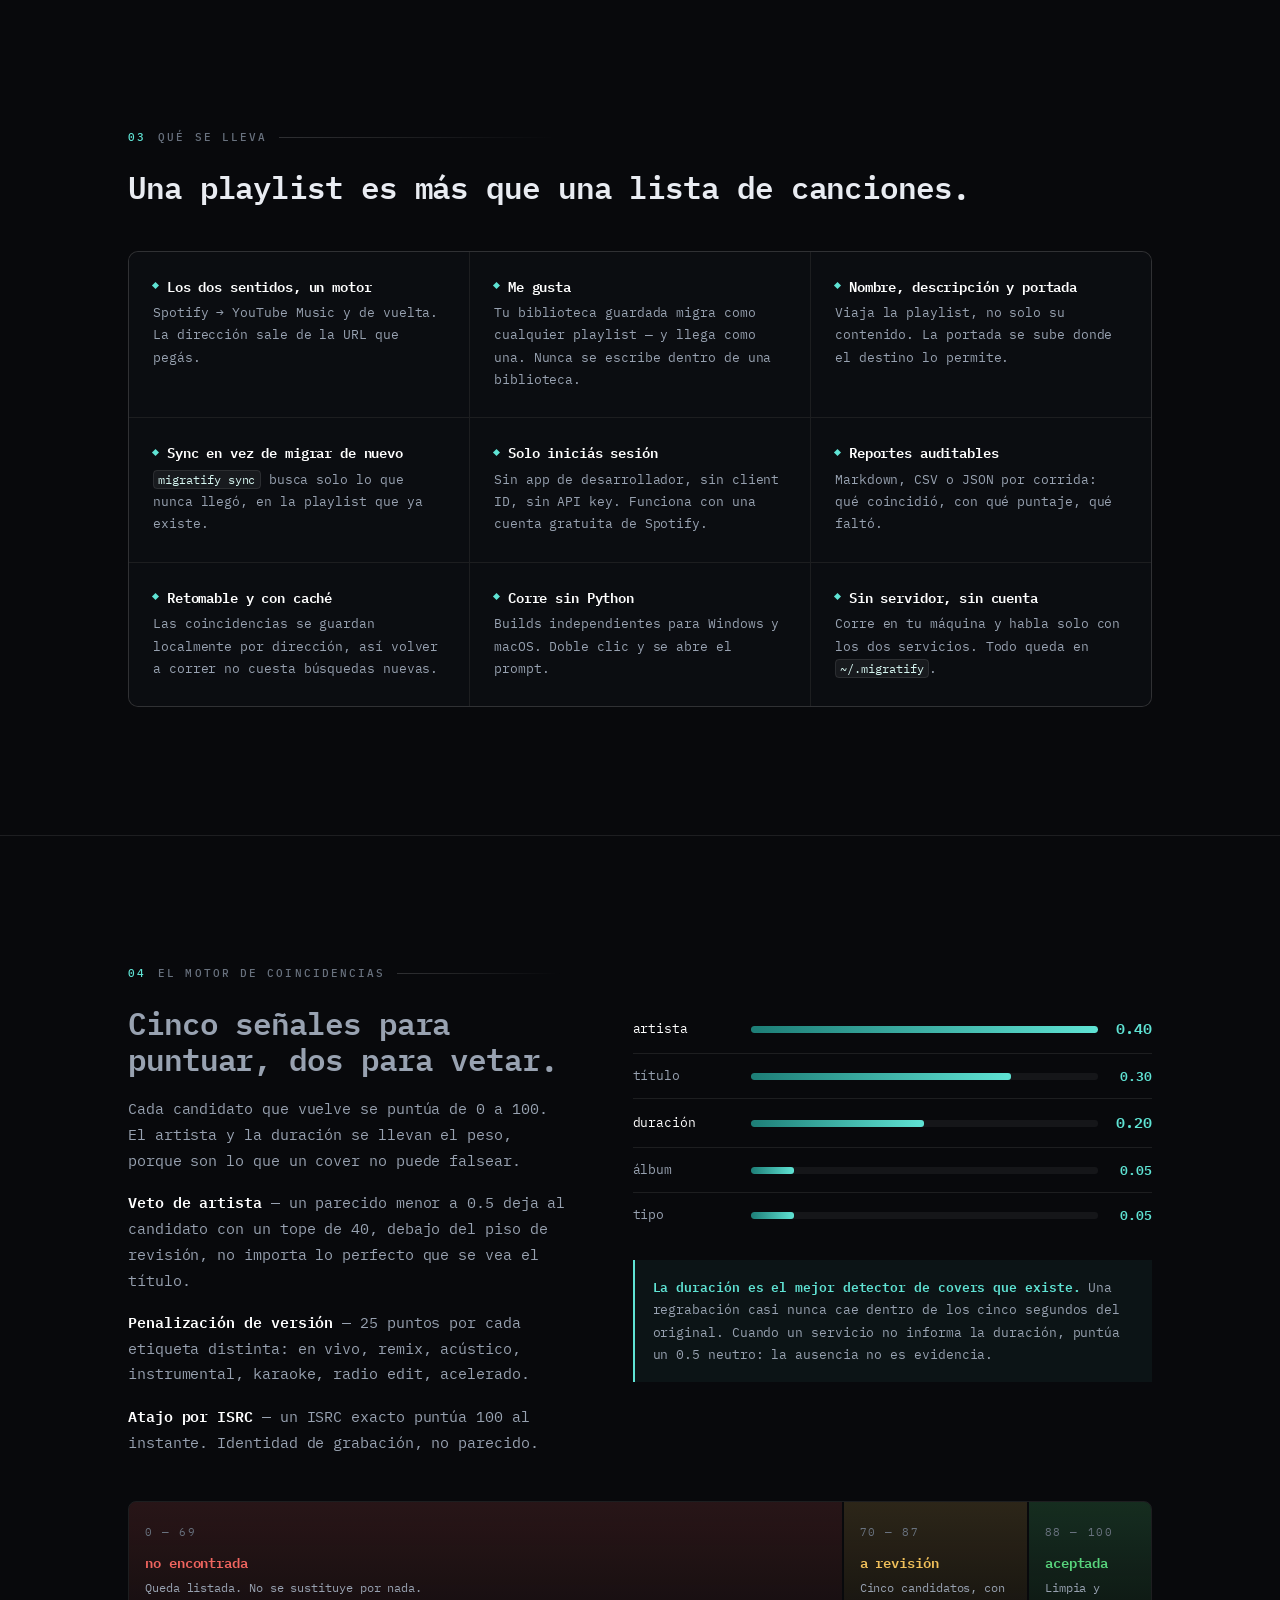
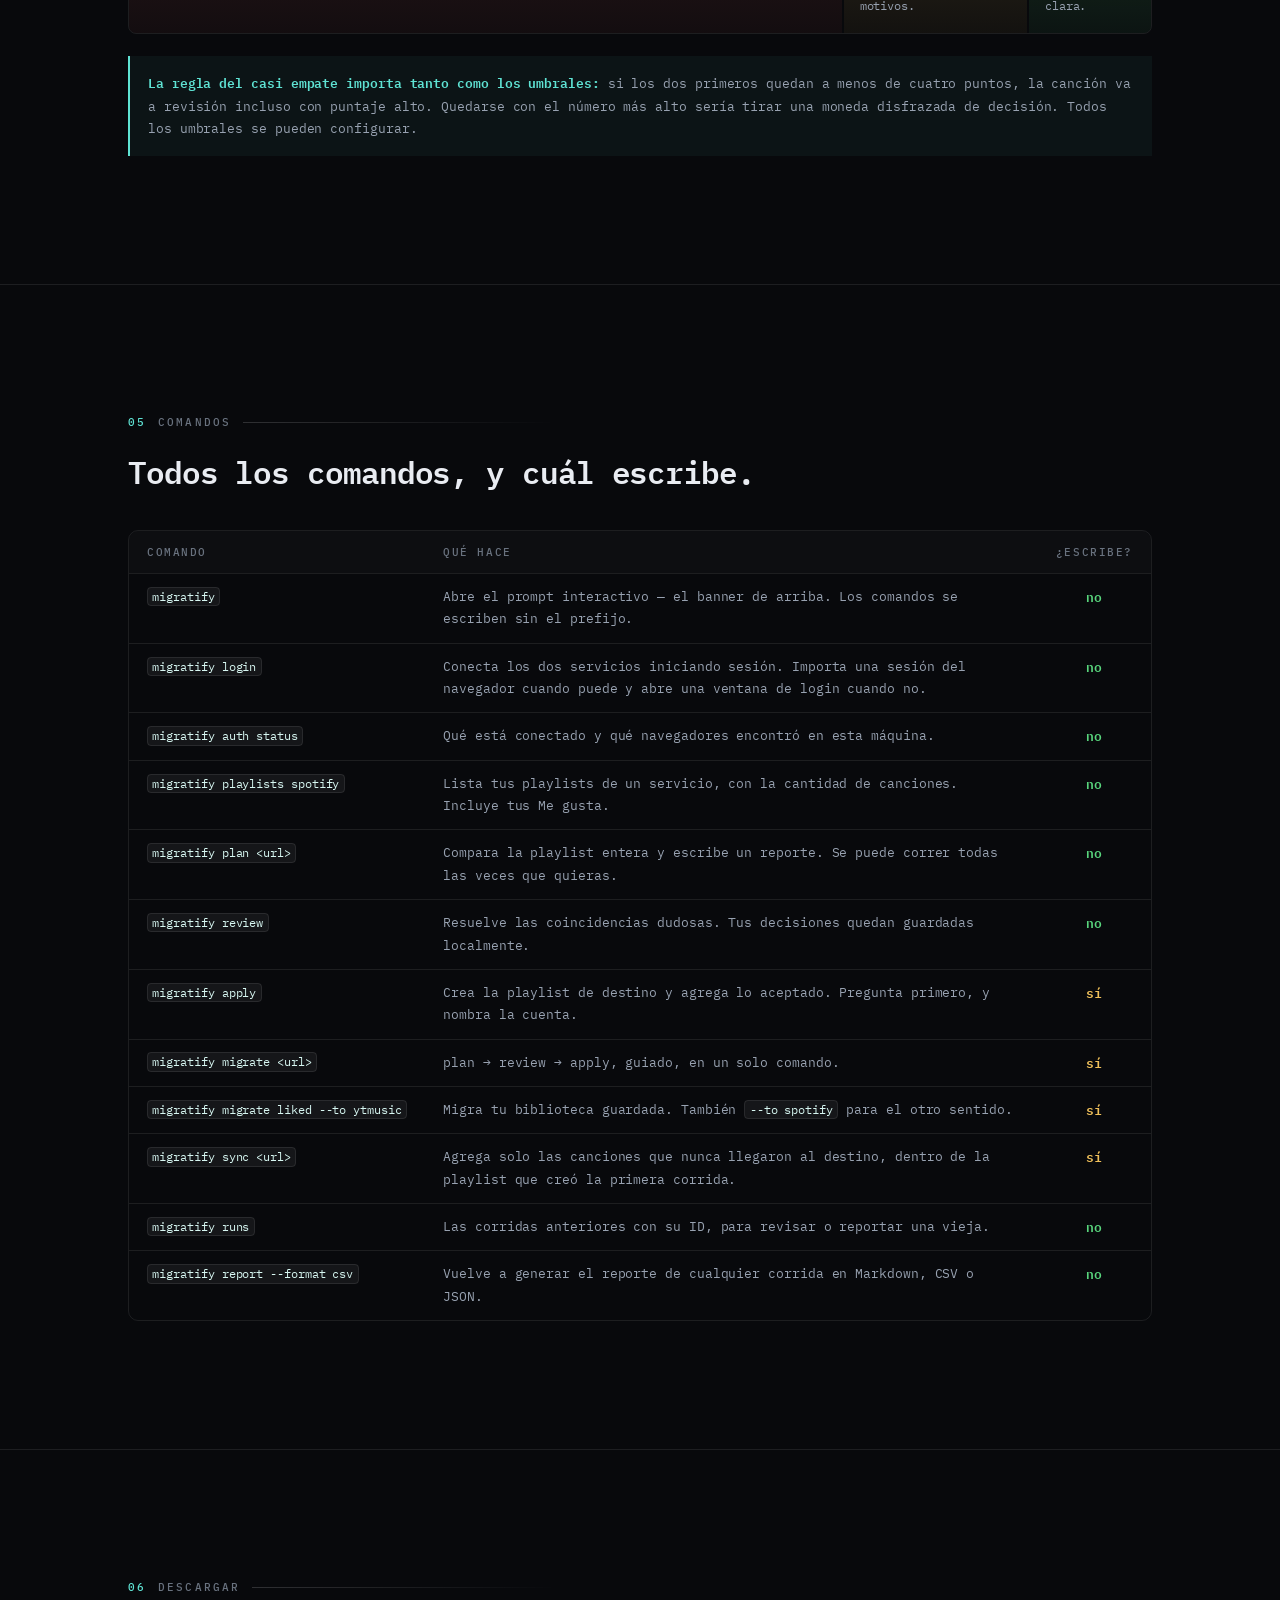
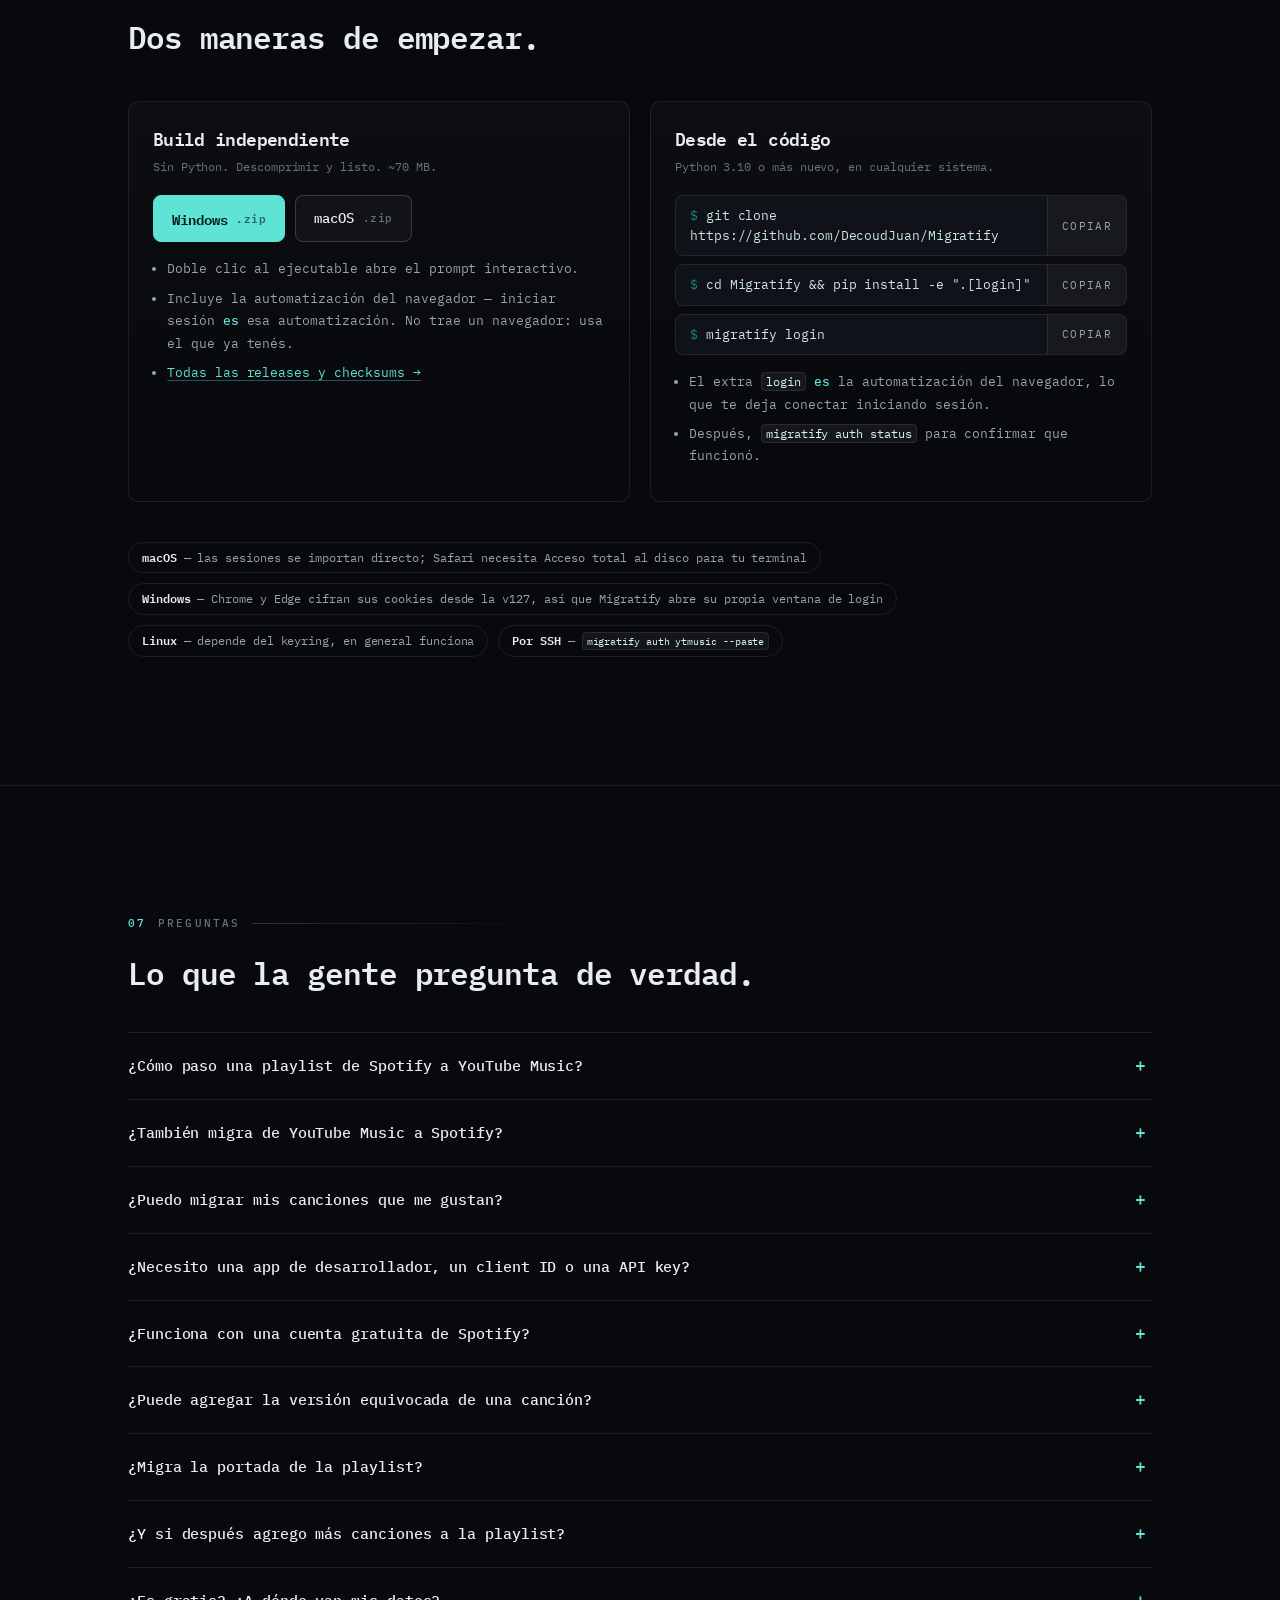
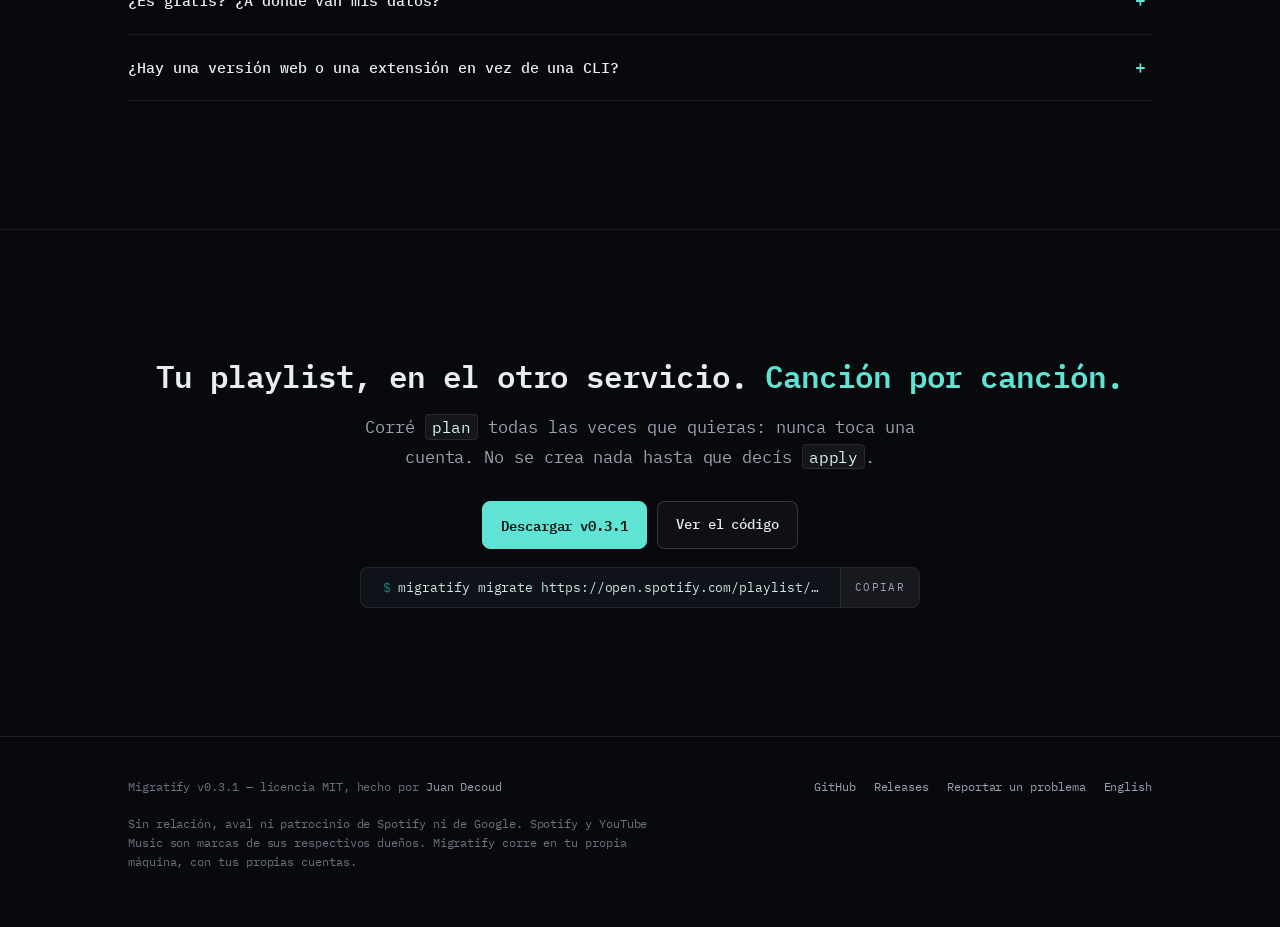
<file: web/es/index.html>
<!DOCTYPE html>
<html lang="es" class="no-js">
<head>
<meta charset="utf-8">
<meta name="viewport" content="width=device-width, initial-scale=1">

<title>Migrar playlists de Spotify a YouTube Music (y al revés) — Migratify</title>
<meta name="description" content="Herramienta gratuita y open source para pasar playlists entre Spotify y YouTube Music en los dos sentidos: canciones, nombre, portada y Me gusta. Nunca agrega la canción equivocada.">
<meta name="keywords" content="migrar playlists, pasar playlist de spotify a youtube music, transferir listas de reproducción, mover playlist a spotify, migrar canciones que me gustan, convertir playlist spotify youtube music">
<meta name="author" content="Juan Decoud">
<meta name="theme-color" content="#08090c">
<meta name="robots" content="index, follow, max-image-preview:large">

<link rel="canonical" href="https://decoudjuan.github.io/Migratify/es/">
<link rel="alternate" hreflang="es" href="https://decoudjuan.github.io/Migratify/es/">
<link rel="alternate" hreflang="en" href="https://decoudjuan.github.io/Migratify/">
<link rel="alternate" hreflang="x-default" href="https://decoudjuan.github.io/Migratify/">

<meta property="og:type" content="website">
<meta property="og:site_name" content="Migratify">
<meta property="og:title" content="Migrar playlists de Spotify a YouTube Music (y al revés)">
<meta property="og:description" content="Una CLI obsesionada con la precisión: migra playlists en los dos sentidos, con portada y Me gusta. Cuando no está segura, pregunta en vez de adivinar.">
<meta property="og:url" content="https://decoudjuan.github.io/Migratify/es/">
<meta property="og:image" content="https://decoudjuan.github.io/Migratify/og.png">
<meta property="og:image:width" content="1200">
<meta property="og:image:height" content="630">
<meta property="og:image:alt" content="Migratify — migración de playlists entre Spotify y YouTube Music en la terminal">
<meta property="og:locale" content="es_ES">
<meta property="og:locale:alternate" content="en_US">

<meta name="twitter:card" content="summary_large_image">
<meta name="twitter:title" content="Migrar playlists de Spotify a YouTube Music (y al revés)">
<meta name="twitter:description" content="Migra playlists en los dos sentidos. Cuando no está segura, pregunta en vez de adivinar.">
<meta name="twitter:image" content="https://decoudjuan.github.io/Migratify/og.png">

<link rel="icon" href="../favicon.svg" type="image/svg+xml">
<link rel="apple-touch-icon" href="../favicon.svg">

<link rel="preconnect" href="https://fonts.googleapis.com">
<link rel="preconnect" href="https://fonts.gstatic.com" crossorigin>
<link rel="stylesheet" href="https://fonts.googleapis.com/css2?family=IBM+Plex+Mono:wght@300;400;500;600&display=swap">
<link rel="stylesheet" href="../assets/style.css">

<script type="application/ld+json">
{
  "@context": "https://schema.org",
  "@graph": [
    {
      "@type": "SoftwareApplication",
      "name": "Migratify",
      "url": "https://decoudjuan.github.io/Migratify/es/",
      "applicationCategory": "UtilitiesApplication",
      "applicationSubCategory": "Migración de playlists",
      "operatingSystem": "Windows, macOS, Linux",
      "softwareVersion": "0.3.1",
      "downloadUrl": "https://github.com/DecoudJuan/Migratify/releases/latest",
      "codeRepository": "https://github.com/DecoudJuan/Migratify",
      "programmingLanguage": "Python",
      "license": "https://github.com/DecoudJuan/Migratify/blob/main/LICENSE",
      "inLanguage": "es",
      "description": "Herramienta de línea de comandos que migra playlists entre Spotify y YouTube Music en los dos sentidos, con el nombre, la descripción y la portada, y un matcher que manda a revisión las canciones dudosas en vez de adivinar.",
      "featureList": [
        "De Spotify a YouTube Music y de YouTube Music a Spotify",
        "Migra las canciones que te gustan y la biblioteca guardada",
        "Lleva el nombre, la descripción y la portada de la playlist",
        "Puntuación por artista, título y duración, con veto de artista y de versión equivocada",
        "Modo solo lectura: no escribe nada hasta que confirmás con apply",
        "Modo sync: agrega solo las canciones nuevas",
        "Reportes en Markdown, CSV y JSON"
      ],
      "offers": { "@type": "Offer", "price": "0", "priceCurrency": "USD" },
      "author": { "@type": "Person", "name": "Juan Decoud" },
      "isAccessibleForFree": true
    },
    {
      "@type": "FAQPage",
      "inLanguage": "es",
      "mainEntity": [
        {
          "@type": "Question",
          "name": "¿Cómo paso una playlist de Spotify a YouTube Music?",
          "acceptedAnswer": {
            "@type": "Answer",
            "text": "Instalá Migratify, ejecutá migratify login una vez para iniciar sesión en los dos servicios y después migratify migrate con la URL de la playlist. Migratify detecta la dirección a partir del link, busca cada canción en YouTube Music, te pregunta por las que no puede decidir y solo entonces crea la playlist."
          }
        },
        {
          "@type": "Question",
          "name": "¿También migra de YouTube Music a Spotify?",
          "acceptedAnswer": {
            "@type": "Answer",
            "text": "Sí. Es el mismo motor en los dos sentidos y la dirección se toma de la URL que pegás: un link de Spotify migra hacia YouTube Music y un link de YouTube Music migra hacia Spotify. El matching no cambia en nada."
          }
        },
        {
          "@type": "Question",
          "name": "¿Puedo migrar mis canciones que me gustan?",
          "acceptedAnswer": {
            "@type": "Answer",
            "text": "Sí, en cualquier dirección: migratify migrate liked --to ytmusic, o --to spotify. Tu biblioteca guardada llega como una playlist normal del otro lado. Migratify nunca escribe dentro de una biblioteca guardada: una playlist que no querías se borra con un clic, y varios cientos de canciones agregadas a tu biblioteca no."
          }
        },
        {
          "@type": "Question",
          "name": "¿Necesito una app de desarrollador, un client ID o una API key?",
          "acceptedAnswer": {
            "@type": "Answer",
            "text": "No. Iniciás sesión como lo hacés siempre, en una ventana del navegador, y Migratify guarda esa sesión localmente. No hay nada que registrar ni nada que pegar."
          }
        },
        {
          "@type": "Question",
          "name": "¿Funciona con una cuenta gratuita de Spotify?",
          "acceptedAnswer": {
            "@type": "Answer",
            "text": "Sí, y por eso iniciar sesión es el camino por defecto. Desde 2025 Spotify exige una suscripción Premium para que una app recién registrada pueda usar la Web API, así que el flujo clásico de registrar una app no está disponible en una cuenta gratuita. Iniciar sesión no pasa por esa puerta."
          }
        },
        {
          "@type": "Question",
          "name": "¿Puede agregar la versión equivocada de una canción?",
          "acceptedAnswer": {
            "@type": "Answer",
            "text": "Ese es exactamente el error que Migratify existe para evitar. Cada candidato se puntúa por artista, título, duración, álbum y tipo de resultado. Un candidato con el artista equivocado queda vetado por debajo del piso de revisión, así que ni siquiera puede ofrecerse. Cada etiqueta de versión distinta (en vivo, remix, acústico, karaoke, acelerado) cuesta 25 puntos. Una canción se acepta sola solo con 88 o más, sin diferencia de versión y sin un segundo candidato pegado; cualquier cosa menos clara te espera en la cola de revisión."
          }
        },
        {
          "@type": "Question",
          "name": "¿Migra la portada de la playlist?",
          "acceptedAnswer": {
            "@type": "Answer",
            "text": "El nombre y la descripción viajan en los dos sentidos, y la portada se sube cuando el destino es Spotify. YouTube Music no tiene ninguna API para la portada de una playlist, así que en ese sentido Migratify descarga la imagen original a tu máquina y te dice dónde quedó, por si querés subirla a mano."
          }
        },
        {
          "@type": "Question",
          "name": "¿Y si después agrego más canciones a la playlist?",
          "acceptedAnswer": {
            "@type": "Answer",
            "text": "Ejecutá migratify sync con la misma URL. Busca solo las canciones que nunca llegaron al destino y las agrega a la playlist que creó la primera migración, en vez de crear una segunda. El vínculo se recuerda por servicio de destino."
          }
        },
        {
          "@type": "Question",
          "name": "¿Es gratis? ¿A dónde van mis datos?",
          "acceptedAnswer": {
            "@type": "Answer",
            "text": "Migratify es gratis y tiene licencia MIT. Corre entero en tu máquina y habla solamente con Spotify y con YouTube Music. Las sesiones, el caché de coincidencias y los reportes viven en la carpeta .migratify de tu carpeta personal. No hay servidor de Migratify ni cuenta que crear."
          }
        },
        {
          "@type": "Question",
          "name": "¿Hay una versión web o una extensión en vez de una CLI?",
          "acceptedAnswer": {
            "@type": "Answer",
            "text": "No, a propósito. Una versión alojada necesitaría tus credenciales de Spotify y de YouTube en el servidor de otra persona, y el matcher depende de librerías que no tienen lugar en un content script. Una herramienta local de línea de comandos es la forma honesta de resolver esto, y también es la razón por la que nada de lo que migrás pasa por un tercero."
          }
        }
      ]
    }
  ]
}
</script>
</head>
<body>
<script>document.documentElement.classList.remove("no-js");</script>
<a class="skip" href="#main">Ir al contenido</a>

<header class="nav">
  <div class="wrap">
    <a class="brand" href="./">
      <svg viewBox="0 0 32 32" aria-hidden="true" focusable="false">
        <path d="M11 5h10l6 6v10l-6 6H11l-6-6V11z" fill="#5fe3d4"/>
        <circle cx="16" cy="16" r="3.7" fill="#08090c"/>
        <circle cx="16" cy="16" r="1.5" fill="#fff"/>
      </svg>
      Migratify
      <span class="ver">v0.3.1</span>
    </a>
    <ul class="nav-links">
      <li><a href="#problem">El problema</a></li>
      <li><a href="#how">Cómo funciona</a></li>
      <li><a href="#matching">Matching</a></li>
      <li><a href="#commands">Comandos</a></li>
      <li><a href="#faq">Preguntas</a></li>
      <li><a href="https://github.com/DecoudJuan/Migratify">GitHub</a></li>
    </ul>
    <div class="lang" role="group" aria-label="Idioma">
      <a href="../" lang="en" hreflang="en">EN</a>
      <span aria-current="page">ES</span>
    </div>
  </div>
</header>

<main id="main">

  <!-- ================= hero ================= -->
  <section class="hero">
    <div class="wrap hero-grid">
      <div>
        <p class="eyebrow rise">
          <span class="services">
            <span class="dot sp" aria-hidden="true"></span> Spotify
            <span class="arrows" aria-hidden="true">&#8646;</span>
            <span class="dot yt" aria-hidden="true"></span> YouTube Music
          </span>
        </p>

        <h1 class="rise">Pasá tu playlist al otro servicio. <em>Sin canciones equivocadas.</em></h1>

        <p class="lede rise">
          Una herramienta de línea de comandos gratuita y open source que mueve
          playlists <strong>en los dos sentidos</strong> entre Spotify y
          YouTube&nbsp;Music: canciones, portada y Me gusta. Cuando no sabe qué
          versión es la correcta, <strong>pregunta en vez de adivinar.</strong>
        </p>

        <div class="cta rise">
          <a class="btn primary" href="https://github.com/DecoudJuan/Migratify/releases/latest/download/migratify-windows.zip">
            <svg viewBox="0 0 16 16" fill="currentColor" aria-hidden="true"><path d="M8 11.5 3.8 7.3l1.1-1.1 2.35 2.35V1h1.5v7.55L11.1 6.2l1.1 1.1L8 11.5ZM2 13.5V12h12v1.5H2Z"/></svg>
            Descargar para Windows <small>.zip</small>
          </a>
          <a class="btn" href="https://github.com/DecoudJuan/Migratify/releases/latest/download/migratify-macos.zip">
            <svg viewBox="0 0 16 16" fill="currentColor" aria-hidden="true"><path d="M8 11.5 3.8 7.3l1.1-1.1 2.35 2.35V1h1.5v7.55L11.1 6.2l1.1 1.1L8 11.5ZM2 13.5V12h12v1.5H2Z"/></svg>
            macOS <small>.zip</small>
          </a>
          <a class="btn" href="https://github.com/DecoudJuan/Migratify">
            <svg viewBox="0 0 16 16" fill="currentColor" aria-hidden="true"><path d="M8 0C3.58 0 0 3.58 0 8c0 3.54 2.29 6.53 5.47 7.59.4.07.55-.17.55-.38v-1.34c-2.23.48-2.7-1.07-2.7-1.07-.36-.93-.89-1.18-.89-1.18-.73-.5.05-.49.05-.49.8.06 1.23.83 1.23.83.71 1.22 1.87.87 2.33.67.07-.52.28-.87.5-1.07-1.78-.2-3.64-.89-3.64-3.95 0-.87.31-1.59.83-2.15-.08-.2-.36-1.02.08-2.12 0 0 .67-.21 2.2.82a7.6 7.6 0 0 1 4 0c1.53-1.03 2.2-.82 2.2-.82.44 1.1.16 1.92.08 2.12.52.56.83 1.28.83 2.15 0 3.07-1.87 3.75-3.65 3.95.29.25.54.73.54 1.48v2.2c0 .21.15.46.55.38A8 8 0 0 0 8 0Z"/></svg>
            Código en GitHub
          </a>
        </div>

        <div class="copy-row rise">
          <code><span class="p">$ </span>git clone https://github.com/DecoudJuan/Migratify</code>
          <button class="copy-btn" type="button" data-copied="copiado">copiar</button>
        </div>
        <p class="fineprint rise">
          Licencia MIT · Python 3.10+ · Windows, macOS y Linux · sin cuenta, sin servidor, sin API key
        </p>
      </div>

      <div class="term" role="img" aria-label="El prompt interactivo de Migratify: el banner muestra la versión 0.3.1, los dos servicios conectados y tres corridas anteriores. Un comando plan compara 96 canciones y reporta 88 aceptadas automáticamente, 6 para revisar y 2 no encontradas.">
        <div class="term-bar">
          <span class="lamps" aria-hidden="true"><i></i><i></i><i></i></span>
          <b>~/music</b> — migratify
          <span class="right">v0.3.1</span>
        </div>
<div class="term-body" aria-hidden="true">
          <div class="banner">
            <svg class="bmark" viewBox="0 0 32 32" aria-hidden="true" focusable="false">
              <path d="M11 5h10l6 6v10l-6 6H11l-6-6V11z" fill="#5fe3d4"/>
              <circle cx="16" cy="16" r="3.7" fill="#0f1218"/>
              <circle cx="16" cy="16" r="1.5" fill="#fff"/>
            </svg>
            <div class="bnotes">♪<br>♫<br>♪</div>
            <div class="binfo">
              <div><b>Migratify</b> v0.3.1</div>
              <div><span class="c-green">Spotify</span> · <span class="c-green">YouTube Music</span> <span class="c-dim">· connected</span></div>
              <div class="c-dim">~/.migratify · 3 runs</div>
            </div>
          </div>
<pre><span class="c-prompt">migratify &gt;</span> plan https://open.spotify.com/playlist/37i9dQ…</pre>
          <div class="tpanel">
            <span class="tpanel-title">Planning</span>
            <div class="c-white">Late night driving</div>
            <div>96 tracks · Spotify → YouTube Music</div>
          </div>
          <div class="tprog"><span>Matching</span><span class="tbar"><i></i></span><span class="c-dim">96/96</span></div>
<pre>  <span class="c-green">matched automatically</span>   88
  <span class="c-amber">needs your review</span>        6
  <span class="c-red">not found</span>                2
  <span class="c-white">total</span>                   96

Report: <span class="c-white">~/.migratify/reports/late-night-driving.md</span>
Run ID: <span class="c-white">a3f1c9b2e5d4</span>

Next: <span class="c-white">migratify review</span> <span class="caret"></span></pre>
        </div>
      </div>
    </div>

    <div class="wrap">
      <ul class="outcomes">
        <li>
          <div class="k">aceptada sola</div>
          <div class="v">88 o más, sin diferencia de versión y sin un segundo candidato pegado.</div>
        </li>
        <li>
          <div class="k">a revisión</div>
          <div class="v">Entre 70 y 88, o casi empate. Cinco candidatos, y elegís vos.</div>
        </li>
        <li>
          <div class="k">no encontrada</div>
          <div class="v">Menos de 70. Queda listada por nombre, nunca sustituida.</div>
        </li>
      </ul>
    </div>
  </section>

  <!-- ================= el problema ================= -->
  <section id="problem">
    <div class="wrap split">
      <div class="body rv">
        <p class="label"><b>01</b> El problema de la canción equivocada</p>
        <h2>Mover una playlist es fácil. Moverla <em>bien</em> no.</h2>
        <p>
          El mismo título existe como cover, como karaoke, como versión en vivo, como
          remix, como edit acelerado — y como una canción distinta de un artista
          distinto.
        </p>
        <p>
          La mayoría agarra el primer resultado y te entrega una playlist que está
          silenciosamente 15% mal. Migratify puntúa cada candidato, y
          <strong>uno con el artista equivocado queda por debajo del piso de
          revisión</strong> — así que nunca puede llegar a ofrecerse.
        </p>
      </div>

      <div class="match rv" aria-label="Ejemplo de candidatos puntuados">
        <div class="match-head">
          <div class="q">buscando en youtube music</div>
          <div class="t">Wicked Game — Chris Isaak</div>
          <div class="m">Heart Shaped World · 4:46</div>
        </div>
        <div class="cand win">
          <div class="name">Wicked Game <span>— Chris Isaak</span></div>
          <div class="why">canción · canal oficial del artista · la duración coincide (4:46)</div>
          <div class="score">96</div>
        </div>
        <div class="cand mid">
          <div class="name">Wicked Game <span>— Chris Isaak</span></div>
          <div class="why">versión en vivo · versión distinta (−25) · duración distinta</div>
          <div class="score">71</div>
        </div>
        <div class="cand out">
          <div class="name">Wicked Game <span>— HIM</span></div>
          <div class="why">artista distinto (vetado) — tope, no puede sugerirse</div>
          <div class="score">40</div>
        </div>
        <div class="cand out">
          <div class="name">Wicked Game <span>— Karaoke Version</span></div>
          <div class="why">artista distinto (vetado) · karaoke (−25)</div>
          <div class="score">31</div>
        </div>
        <div class="match-foot">
          <b>Aceptada sola:</b> el primer candidato pasa los 88 sin penalización de versión y
          sin nadie pegado atrás. Los otros tres nunca llegan a tu playlist.
        </div>
      </div>
    </div>
  </section>

  <!-- ================= cómo funciona ================= -->
  <section id="how">
    <div class="wrap">
      <p class="label rv"><b>02</b> Cómo funciona</p>
      <h2 class="rv">Tres comandos. Solo <em>uno</em> escribe.</h2>
      <p class="lede rv" style="margin-top:20px">
        Decidir está separado de hacer. Corré la migración entera, leé el reporte,
        cambiá de opinión — ninguna de las dos cuentas se enteró.
      </p>

      <div class="steps">
        <article class="step rv">
          <span class="n">01</span>
          <h3><code>migratify plan</code></h3>
          <p>
            Lee la playlist de origen, puntúa cada candidato en el destino y escribe
            un reporte. Una corrida interrumpida sigue donde quedó.
          </p>
          <span class="tag ro">solo lectura</span>
        </article>

        <article class="step rv">
          <span class="n">02</span>
          <h3><code>migratify review</code></h3>
          <p>
            Solo las canciones que el puntaje no pudo resolver. Cinco candidatos cada
            una, con duración, puntaje y el motivo de cada número.
          </p>
          <span class="tag ro">solo local</span>
        </article>

        <article class="step rv">
          <span class="n">03</span>
          <h3><code>migratify apply</code></h3>
          <p>
            Crea la playlist y agrega lo aceptado — nombrando la cuenta de destino
            antes de preguntar. Corrélo dos veces y nada se duplica.
          </p>
          <span class="tag rw">el único que escribe</span>
        </article>
      </div>

      <div class="term term-narrow rv" style="margin-top:28px">
        <div class="term-bar">
          <span class="lamps" aria-hidden="true"><i></i><i></i><i></i></span>
          <b>migratify apply</b> — la confirmación
          <span class="right">escribe</span>
        </div>
<div class="term-body">
<pre><span class="c-prompt">migratify &gt;</span> apply</pre>
          <div class="tpanel">
            <span class="tpanel-title">About to write</span>
            <div class="c-white">Late night driving</div>
            <div>Spotify → YouTube Music</div>
            <div>account: <span class="c-white">juan@gmail.com</span></div>
            <div class="pad">94 tracks will be added</div>
            <div class="c-amber">2 unresolved matches will be left out</div>
          </div>
<pre>Continue? [Y/n]: y

<span class="c-green">Created</span> https://music.youtube.com/playlist?list=PLxK…
<span class="c-dim">in juan@gmail.com</span>
<span class="c-green">Added</span> 94 tracks
<span class="c-amber">Cover not uploaded</span> — YouTube Music has no API for
playlist artwork. The original is at
<span class="c-white">~/.migratify/covers/a3f1c9b2e5d4.jpg</span> if you want to set it by hand.

<span class="c-green">Done.</span>
  url:     https://music.youtube.com/playlist?list=PLxK…
  account: juan@gmail.com on YouTube Music</pre>
        </div>
      </div>
    </div>
  </section>

  <!-- ================= features ================= -->
  <section id="features">
    <div class="wrap">
      <p class="label rv"><b>03</b> Qué se lleva</p>
      <h2 class="rv">Una playlist es más que una lista de canciones.</h2>

      <div class="feats">
        <article class="feat rv">
          <h3>Los dos sentidos, un motor</h3>
          <p>Spotify → YouTube Music y de vuelta. La dirección sale de la URL que pegás.</p>
        </article>
        <article class="feat rv">
          <h3>Me gusta</h3>
          <p>Tu biblioteca guardada migra como cualquier playlist — y llega como una. Nunca se escribe dentro de una biblioteca.</p>
        </article>
        <article class="feat rv">
          <h3>Nombre, descripción y portada</h3>
          <p>Viaja la playlist, no solo su contenido. La portada se sube donde el destino lo permite.</p>
        </article>
        <article class="feat rv">
          <h3>Sync en vez de migrar de nuevo</h3>
          <p><code>migratify sync</code> busca solo lo que nunca llegó, en la playlist que ya existe.</p>
        </article>
        <article class="feat rv">
          <h3>Solo iniciás sesión</h3>
          <p>Sin app de desarrollador, sin client ID, sin API key. Funciona con una cuenta gratuita de Spotify.</p>
        </article>
        <article class="feat rv">
          <h3>Reportes auditables</h3>
          <p>Markdown, CSV o JSON por corrida: qué coincidió, con qué puntaje, qué faltó.</p>
        </article>
        <article class="feat rv">
          <h3>Retomable y con caché</h3>
          <p>Las coincidencias se guardan localmente por dirección, así volver a correr no cuesta búsquedas nuevas.</p>
        </article>
        <article class="feat rv">
          <h3>Corre sin Python</h3>
          <p>Builds independientes para Windows y macOS. Doble clic y se abre el prompt.</p>
        </article>
        <article class="feat rv">
          <h3>Sin servidor, sin cuenta</h3>
          <p>Corre en tu máquina y habla solo con los dos servicios. Todo queda en <code>~/.migratify</code>.</p>
        </article>
      </div>
    </div>
  </section>

  <!-- ================= matching ================= -->
  <section id="matching">
    <div class="wrap">
      <p class="label rv"><b>04</b> El motor de coincidencias</p>
      <div class="split">
        <div class="body rv">
          <h2>Cinco señales para puntuar, dos para vetar.</h2>
          <p>
            Cada candidato que vuelve se puntúa de 0 a 100. El artista y la duración
            se llevan el peso, porque son lo que un cover no puede falsear.
          </p>
          <p>
            <strong>Veto de artista</strong> — un parecido menor a 0.5 deja al
            candidato con un tope de 40, debajo del piso de revisión, no importa lo
            perfecto que se vea el título.
          </p>
          <p>
            <strong>Penalización de versión</strong> — 25 puntos por cada etiqueta
            distinta: en vivo, remix, acústico, instrumental, karaoke, radio edit,
            acelerado.
          </p>
          <p>
            <strong>Atajo por ISRC</strong> — un ISRC exacto puntúa 100 al instante.
            Identidad de grabación, no parecido.
          </p>
        </div>

        <div class="rv">
          <ul class="weights">
            <li class="key"><span class="k">artista</span><span class="bar"><i style="--w:100%"></i></span><span class="n">0.40</span></li>
            <li><span class="k">título</span><span class="bar"><i style="--w:75%"></i></span><span class="n">0.30</span></li>
            <li class="key"><span class="k">duración</span><span class="bar"><i style="--w:50%"></i></span><span class="n">0.20</span></li>
            <li><span class="k">álbum</span><span class="bar"><i style="--w:12.5%"></i></span><span class="n">0.05</span></li>
            <li><span class="k">tipo</span><span class="bar"><i style="--w:12.5%"></i></span><span class="n">0.05</span></li>
          </ul>
          <div class="note">
            <p>
              <b>La duración es el mejor detector de covers que existe.</b> Una regrabación
              casi nunca cae dentro de los cinco segundos del original. Cuando un servicio no
              informa la duración, puntúa un 0.5 neutro: la ausencia no es evidencia.
            </p>
          </div>
        </div>
      </div>

      <div class="rail-wrap rv">
        <div class="rail">
          <div class="z1">
            <span class="r">0 — 69</span>
            <span class="o">no encontrada</span>
            <span class="d">Queda listada. No se sustituye por nada.</span>
          </div>
          <div class="z2">
            <span class="r">70 — 87</span>
            <span class="o">a revisión</span>
            <span class="d">Cinco candidatos, con motivos.</span>
          </div>
          <div class="z3">
            <span class="r">88 — 100</span>
            <span class="o">aceptada</span>
            <span class="d">Limpia y clara.</span>
          </div>
        </div>
        <div class="note">
          <p>
            <b>La regla del casi empate importa tanto como los umbrales:</b> si los dos
            primeros quedan a menos de cuatro puntos, la canción va a revisión incluso
            con puntaje alto. Quedarse con el número más alto sería tirar una moneda
            disfrazada de decisión. Todos los umbrales se pueden configurar.
          </p>
        </div>
      </div>
    </div>
  </section>

  <!-- ================= comandos ================= -->
  <section id="commands">
    <div class="wrap">
      <p class="label rv"><b>05</b> Comandos</p>
      <h2 class="rv">Todos los comandos, y cuál escribe.</h2>
      <div class="tbl-scroll rv">
        <table>
          <thead>
            <tr>
              <th scope="col">Comando</th>
              <th scope="col">Qué hace</th>
              <th scope="col">¿Escribe?</th>
            </tr>
          </thead>
          <tbody>
            <tr>
              <td><code>migratify</code></td>
              <td class="tdesc">Abre el prompt interactivo — el banner de arriba. Los comandos se escriben sin el prefijo.</td>
              <td class="w" data-w="no">no</td>
            </tr>
            <tr>
              <td><code>migratify login</code></td>
              <td class="tdesc">Conecta los dos servicios iniciando sesión. Importa una sesión del navegador cuando puede y abre una ventana de login cuando no.</td>
              <td class="w" data-w="no">no</td>
            </tr>
            <tr>
              <td><code>migratify auth status</code></td>
              <td class="tdesc">Qué está conectado y qué navegadores encontró en esta máquina.</td>
              <td class="w" data-w="no">no</td>
            </tr>
            <tr>
              <td><code>migratify playlists spotify</code></td>
              <td class="tdesc">Lista tus playlists de un servicio, con la cantidad de canciones. Incluye tus Me gusta.</td>
              <td class="w" data-w="no">no</td>
            </tr>
            <tr>
              <td><code>migratify plan &lt;url&gt;</code></td>
              <td class="tdesc">Compara la playlist entera y escribe un reporte. Se puede correr todas las veces que quieras.</td>
              <td class="w" data-w="no">no</td>
            </tr>
            <tr>
              <td><code>migratify review</code></td>
              <td class="tdesc">Resuelve las coincidencias dudosas. Tus decisiones quedan guardadas localmente.</td>
              <td class="w" data-w="no">no</td>
            </tr>
            <tr>
              <td><code>migratify apply</code></td>
              <td class="tdesc">Crea la playlist de destino y agrega lo aceptado. Pregunta primero, y nombra la cuenta.</td>
              <td class="w" data-w="yes">sí</td>
            </tr>
            <tr>
              <td><code>migratify migrate &lt;url&gt;</code></td>
              <td class="tdesc">plan → review → apply, guiado, en un solo comando.</td>
              <td class="w" data-w="yes">sí</td>
            </tr>
            <tr>
              <td><code>migratify migrate liked --to ytmusic</code></td>
              <td class="tdesc">Migra tu biblioteca guardada. También <code>--to spotify</code> para el otro sentido.</td>
              <td class="w" data-w="yes">sí</td>
            </tr>
            <tr>
              <td><code>migratify sync &lt;url&gt;</code></td>
              <td class="tdesc">Agrega solo las canciones que nunca llegaron al destino, dentro de la playlist que creó la primera corrida.</td>
              <td class="w" data-w="yes">sí</td>
            </tr>
            <tr>
              <td><code>migratify runs</code></td>
              <td class="tdesc">Las corridas anteriores con su ID, para revisar o reportar una vieja.</td>
              <td class="w" data-w="no">no</td>
            </tr>
            <tr>
              <td><code>migratify report --format csv</code></td>
              <td class="tdesc">Vuelve a generar el reporte de cualquier corrida en Markdown, CSV o JSON.</td>
              <td class="w" data-w="no">no</td>
            </tr>
          </tbody>
        </table>
      </div>
    </div>
  </section>

  <!-- ================= instalar ================= -->
  <section id="install">
    <div class="wrap">
      <p class="label rv"><b>06</b> Descargar</p>
      <h2 class="rv">Dos maneras de empezar.</h2>

      <div class="two">
        <div class="card rv">
          <h3>Build independiente</h3>
          <p class="sub">Sin Python. Descomprimir y listo. ~70&nbsp;MB.</p>
          <div class="cta">
            <a class="btn primary" href="https://github.com/DecoudJuan/Migratify/releases/latest/download/migratify-windows.zip">Windows <small>.zip</small></a>
            <a class="btn" href="https://github.com/DecoudJuan/Migratify/releases/latest/download/migratify-macos.zip">macOS <small>.zip</small></a>
          </div>
          <ul>
            <li>Doble clic al ejecutable abre el prompt interactivo.</li>
            <li>Incluye la automatización del navegador — iniciar sesión <em>es</em> esa automatización. No trae un navegador: usa el que ya tenés.</li>
            <li><a href="https://github.com/DecoudJuan/Migratify/releases/latest">Todas las releases y checksums →</a></li>
          </ul>
        </div>

        <div class="card rv">
          <h3>Desde el código</h3>
          <p class="sub">Python 3.10 o más nuevo, en cualquier sistema.</p>
          <div class="copy-row">
            <code><span class="p">$ </span>git clone https://github.com/DecoudJuan/Migratify</code>
            <button class="copy-btn" type="button" data-copied="copiado">copiar</button>
          </div>
          <div class="copy-row">
            <code><span class="p">$ </span>cd Migratify &amp;&amp; pip install -e ".[login]"</code>
            <button class="copy-btn" type="button" data-copied="copiado">copiar</button>
          </div>
          <div class="copy-row">
            <code><span class="p">$ </span>migratify login</code>
            <button class="copy-btn" type="button" data-copied="copiado">copiar</button>
          </div>
          <ul>
            <li>El extra <code>login</code> <em>es</em> la automatización del navegador, lo que te deja conectar iniciando sesión.</li>
            <li>Después, <code>migratify auth status</code> para confirmar que funcionó.</li>
          </ul>
        </div>
      </div>

      <div class="platform rv">
        <span class="chip"><b>macOS</b> — las sesiones se importan directo; Safari necesita Acceso total al disco para tu terminal</span>
        <span class="chip"><b>Windows</b> — Chrome y Edge cifran sus cookies desde la v127, así que Migratify abre su propia ventana de login</span>
        <span class="chip"><b>Linux</b> — depende del keyring, en general funciona</span>
        <span class="chip"><b>Por SSH</b> — <code>migratify auth ytmusic --paste</code></span>
      </div>
    </div>
  </section>

  <!-- ================= faq ================= -->
  <section id="faq">
    <div class="wrap">
      <p class="label rv"><b>07</b> Preguntas</p>
      <h2 class="rv">Lo que la gente pregunta de verdad.</h2>

      <div class="faq rv">
        <details>
          <summary>¿Cómo paso una playlist de Spotify a YouTube Music?</summary>
          <div class="a"><p>Instalá Migratify, ejecutá <code>migratify login</code> una vez para iniciar sesión en los dos servicios y después <code>migratify migrate</code> con la URL de la playlist. Migratify detecta la dirección a partir del link, busca cada canción en YouTube Music, te pregunta por las que no puede decidir y solo entonces crea la playlist.</p></div>
        </details>
        <details>
          <summary>¿También migra de YouTube Music a Spotify?</summary>
          <div class="a"><p>Sí. Es el mismo motor en los dos sentidos y la dirección se toma de la URL que pegás: un link de Spotify migra hacia YouTube Music y un link de YouTube Music migra hacia Spotify. El matching no cambia en nada.</p></div>
        </details>
        <details>
          <summary>¿Puedo migrar mis canciones que me gustan?</summary>
          <div class="a"><p>Sí, en cualquier dirección: <code>migratify migrate liked --to ytmusic</code>, o <code>--to spotify</code>. Tu biblioteca guardada llega como una playlist normal del otro lado. Migratify nunca escribe dentro de una biblioteca guardada: una playlist que no querías se borra con un clic, y varios cientos de canciones agregadas a tu biblioteca no.</p></div>
        </details>
        <details>
          <summary>¿Necesito una app de desarrollador, un client ID o una API key?</summary>
          <div class="a"><p>No. Iniciás sesión como lo hacés siempre, en una ventana del navegador, y Migratify guarda esa sesión localmente. No hay nada que registrar ni nada que pegar.</p></div>
        </details>
        <details>
          <summary>¿Funciona con una cuenta gratuita de Spotify?</summary>
          <div class="a"><p>Sí, y por eso iniciar sesión es el camino por defecto. Desde 2025 Spotify exige una suscripción Premium para que una app recién registrada pueda usar la Web API, así que el flujo clásico de registrar una app no está disponible en una cuenta gratuita. Iniciar sesión no pasa por esa puerta.</p></div>
        </details>
        <details>
          <summary>¿Puede agregar la versión equivocada de una canción?</summary>
          <div class="a"><p>Ese es exactamente el error que Migratify existe para evitar. Cada candidato se puntúa por artista, título, duración, álbum y tipo de resultado. Un candidato con el artista equivocado queda vetado por debajo del piso de revisión, así que ni siquiera puede ofrecerse. Cada etiqueta de versión distinta (en vivo, remix, acústico, karaoke, acelerado) cuesta 25 puntos. Una canción se acepta sola solo con 88 o más, sin diferencia de versión y sin un segundo candidato pegado; cualquier cosa menos clara te espera en la cola de revisión.</p></div>
        </details>
        <details>
          <summary>¿Migra la portada de la playlist?</summary>
          <div class="a"><p>El nombre y la descripción viajan en los dos sentidos, y la portada se sube cuando el destino es Spotify. YouTube Music no tiene ninguna API para la portada de una playlist, así que en ese sentido Migratify descarga la imagen original a tu máquina y te dice dónde quedó, por si querés subirla a mano.</p></div>
        </details>
        <details>
          <summary>¿Y si después agrego más canciones a la playlist?</summary>
          <div class="a"><p>Ejecutá <code>migratify sync</code> con la misma URL. Busca solo las canciones que nunca llegaron al destino y las agrega a la playlist que creó la primera migración, en vez de crear una segunda. El vínculo se recuerda por servicio de destino.</p></div>
        </details>
        <details>
          <summary>¿Es gratis? ¿A dónde van mis datos?</summary>
          <div class="a"><p>Migratify es gratis y tiene licencia MIT. Corre entero en tu máquina y habla solamente con Spotify y con YouTube Music. Las sesiones, el caché de coincidencias y los reportes viven en la carpeta <code>.migratify</code> de tu carpeta personal. No hay servidor de Migratify ni cuenta que crear.</p></div>
        </details>
        <details>
          <summary>¿Hay una versión web o una extensión en vez de una CLI?</summary>
          <div class="a"><p>No, a propósito. Una versión alojada necesitaría tus credenciales de Spotify y de YouTube en el servidor de otra persona, y el matcher depende de librerías que no tienen lugar en un content script. Una herramienta local de línea de comandos es la forma honesta de resolver esto, y también es la razón por la que nada de lo que migrás pasa por un tercero.</p></div>
        </details>
      </div>
    </div>
  </section>

  <!-- ================= final ================= -->
  <section class="final">
    <div class="wrap">
      <h2 class="rv">Tu playlist, en el otro servicio. <em>Canción por canción.</em></h2>
      <p class="lede rv">
        Corré <code>plan</code> todas las veces que quieras: nunca toca una cuenta.
        No se crea nada hasta que decís <code>apply</code>.
      </p>
      <div class="cta rv">
        <a class="btn primary" href="https://github.com/DecoudJuan/Migratify/releases/latest">Descargar v0.3.1</a>
        <a class="btn" href="https://github.com/DecoudJuan/Migratify">Ver el código</a>
      </div>
      <div class="copy-row rv">
        <code><span class="p">$ </span>migratify migrate https://open.spotify.com/playlist/…</code>
        <button class="copy-btn" type="button" data-copied="copiado">copiar</button>
      </div>
    </div>
  </section>

</main>

<footer>
  <div class="wrap foot">
    <span>Migratify v0.3.1 — licencia MIT, hecho por <a href="https://github.com/DecoudJuan">Juan Decoud</a></span>
    <nav aria-label="Pie de página">
      <a href="https://github.com/DecoudJuan/Migratify">GitHub</a>
      <a href="https://github.com/DecoudJuan/Migratify/releases/latest">Releases</a>
      <a href="https://github.com/DecoudJuan/Migratify/issues/new">Reportar un problema</a>
      <a href="../" lang="en" hreflang="en">English</a>
    </nav>
    <p class="disclaimer">
      Sin relación, aval ni patrocinio de Spotify ni de Google. Spotify y YouTube Music son
      marcas de sus respectivos dueños. Migratify corre en tu propia máquina, con tus propias
      cuentas.
    </p>
  </div>
</footer>

<script src="../assets/site.js" defer></script>
</body>
</html>
</file>
<file: web/assets/style.css>
/* ==========================================================================
   Migratify - landing page
   Aesthetic: one typeface, the tool's own. Everything is set in IBM Plex
   Mono on near-black -- headlines included -- because a CLI has no business
   introducing a second voice. The three match outcomes (accepted / review /
   not found) are the whole colour system, because they are the whole
   product.
   ========================================================================== */

:root {
  color-scheme: dark;

  --bg:        #08090c;
  --bg-2:      #0b0d11;
  --panel:     #0f1218;
  --panel-2:   #12161d;
  --line:      rgba(255, 255, 255, 0.085);
  --line-2:    rgba(255, 255, 255, 0.16);

  --ink:       #e9ecf2;
  --dim:       #98a2b1;
  --faint:     #69727f;

  /* phosphor teal: the block art in the CLI banner */
  --cyan:      #5fe3d4;
  --cyan-deep: #1d7e77;

  /* the three outcomes */
  --green:     #58d47c;
  --amber:     #f0c05a;
  --red:       #f0655f;

  --radius:    10px;
  --measure:   62ch;

  --mono: "IBM Plex Mono", ui-monospace, "Cascadia Mono", Consolas,
          "DejaVu Sans Mono", monospace;
}

*, *::before, *::after { box-sizing: border-box; }

html { -webkit-text-size-adjust: 100%; scroll-behavior: smooth; }
@media (prefers-reduced-motion: reduce) { html { scroll-behavior: auto; } }

body {
  margin: 0;
  background: var(--bg);
  color: var(--ink);
  font-family: var(--mono);
  font-size: 15px;
  font-weight: 400;
  line-height: 1.72;
  letter-spacing: -0.005em;
  -webkit-font-smoothing: antialiased;
  overflow-x: hidden;
}

/* --- atmosphere ---------------------------------------------------------- */

/* 1px grid + a single teal glow behind the hero. Fixed, so the page reads as
   a surface rather than a stack of boxes. */
body::before {
  content: "";
  position: fixed;
  inset: 0;
  z-index: 0;
  pointer-events: none;
  background:
    radial-gradient(120% 70% at 12% -10%, rgba(95, 227, 212, 0.10), transparent 60%),
    radial-gradient(80% 50% at 100% 0%, rgba(240, 192, 90, 0.05), transparent 60%),
    linear-gradient(transparent 0 calc(100% - 1px), var(--line) calc(100% - 1px)) 0 0 / 100% 68px,
    linear-gradient(90deg, transparent 0 calc(100% - 1px), var(--line) calc(100% - 1px)) 0 0 / 68px 100%;
  opacity: 0.55;
  -webkit-mask-image: linear-gradient(180deg, #000 0%, #000 42%, transparent 92%);
  mask-image: linear-gradient(180deg, #000 0%, #000 42%, transparent 92%);
}

/* fine grain, so large flat areas are never plastic */
body::after {
  content: "";
  position: fixed;
  inset: 0;
  z-index: 0;
  pointer-events: none;
  opacity: 0.035;
  background-image: url("data:image/svg+xml,%3Csvg xmlns='http://www.w3.org/2000/svg' width='140' height='140'%3E%3Cfilter id='n'%3E%3CfeTurbulence type='fractalNoise' baseFrequency='0.85' numOctaves='3'/%3E%3C/filter%3E%3Crect width='140' height='140' filter='url(%23n)'/%3E%3C/svg%3E");
}

/* --- shell --------------------------------------------------------------- */

.wrap {
  position: relative;
  z-index: 1;
  width: 100%;
  max-width: 1120px;
  margin: 0 auto;
  padding: 0 clamp(20px, 5vw, 48px);
}

a { color: var(--cyan); text-decoration-color: rgba(95, 227, 212, 0.35); text-underline-offset: 3px; }
a:hover { color: #8df3e7; }

:focus-visible {
  outline: 2px solid var(--cyan);
  outline-offset: 3px;
  border-radius: 3px;
}

::selection { background: rgba(95, 227, 212, 0.25); color: #fff; }

.skip {
  position: absolute; left: -9999px;
  padding: 10px 16px; background: var(--cyan); color: #04120f;
  font-weight: 600; z-index: 99;
}
.skip:focus { left: 12px; top: 12px; }

/* --- type ---------------------------------------------------------------- */

h1, h2, h3 {
  font-family: var(--mono);
  font-weight: 600;
  letter-spacing: -0.035em;
  line-height: 1.14;
  margin: 0;
  text-wrap: balance;
}

/* monospaced headlines are wide, so they run smaller and tighter than a
   proportional face would */
h1 { font-size: clamp(1.8rem, 3.2vw, 2.45rem); }
h2 { font-size: clamp(1.45rem, 2.6vw, 1.95rem); }
h3 { font-size: clamp(1rem, 1.5vw, 1.15rem); }

/* No italics anywhere. IBM Plex Mono has no true italic here, and a slanted
   monospace reads as a rendering fault rather than emphasis -- so emphasis is
   colour. <i> is only ever a decorative block in this page. */
em, i { font-style: normal; }
em { color: var(--cyan); font-weight: 500; }
h1 em, h2 em { color: var(--cyan); font-weight: inherit; }

p { margin: 0 0 1.1em; max-width: var(--measure); }
p:last-child { margin-bottom: 0; }

.lede {
  font-size: clamp(0.98rem, 1.5vw, 1.08rem);
  color: var(--dim);
  max-width: 56ch;
}

strong { font-weight: 600; color: #fff; }

.eyebrow, .label {
  font-size: 11px;
  letter-spacing: 0.19em;
  text-transform: uppercase;
  color: var(--faint);
  font-weight: 500;
}

.label {
  display: flex;
  align-items: center;
  gap: 12px;
  margin-bottom: 22px;
}
.label::after {
  content: "";
  height: 1px;
  flex: 1;
  background: linear-gradient(90deg, var(--line-2), transparent);
}
.label b { color: var(--cyan); font-weight: 500; }

code, kbd, pre { font-family: var(--mono); }

code:not(pre code) {
  background: rgba(255, 255, 255, 0.055);
  border: 1px solid var(--line);
  border-radius: 4px;
  padding: 0.1em 0.38em;
  font-size: 0.9em;
  color: #d7f7f2;
  white-space: nowrap;
}

/* --- nav ----------------------------------------------------------------- */

.nav {
  position: sticky;
  top: 0;
  z-index: 20;
  -webkit-backdrop-filter: blur(14px);
  backdrop-filter: blur(14px);
  background: rgba(8, 9, 12, 0.72);
  border-bottom: 1px solid var(--line);
}
.nav .wrap {
  display: flex;
  align-items: center;
  gap: 20px;
  height: 60px;
}

.brand {
  display: inline-flex;
  align-items: center;
  gap: 10px;
  font-weight: 600;
  letter-spacing: -0.02em;
  color: var(--ink);
  text-decoration: none;
  font-size: 15px;
}
.brand svg { display: block; width: 22px; height: 22px; }
.brand .ver {
  font-size: 10.5px;
  letter-spacing: 0.08em;
  color: var(--faint);
  border: 1px solid var(--line);
  border-radius: 999px;
  padding: 1px 7px;
  font-weight: 400;
}

.nav-links {
  display: flex;
  gap: 22px;
  margin-left: auto;
  list-style: none;
  padding: 0;
}
.nav-links a {
  color: var(--dim);
  text-decoration: none;
  font-size: 13px;
}
.nav-links a:hover { color: var(--cyan); }

.lang {
  display: inline-flex;
  border: 1px solid var(--line);
  border-radius: 6px;
  overflow: hidden;
  font-size: 11px;
  letter-spacing: 0.1em;
}
.lang a, .lang span {
  padding: 4px 9px;
  text-decoration: none;
  color: var(--faint);
}
.lang [aria-current] { background: rgba(95, 227, 212, 0.12); color: var(--cyan); }
.lang a:hover { color: var(--ink); background: rgba(255, 255, 255, 0.04); }

@media (max-width: 900px) {
  .nav-links { display: none; }
  .lang { margin-left: auto; }
}

/* --- sections ------------------------------------------------------------ */

section { padding: clamp(70px, 10vw, 128px) 0; }
section + section { border-top: 1px solid var(--line); }

.hero { padding-top: clamp(52px, 8vw, 92px); padding-bottom: clamp(56px, 8vw, 100px); }

.hero-grid {
  display: grid;
  grid-template-columns: minmax(0, 1.06fr) minmax(0, 0.94fr);
  gap: clamp(36px, 5vw, 64px);
  align-items: center;
}
@media (max-width: 940px) {
  .hero-grid { grid-template-columns: minmax(0, 1fr); }
}

.hero h1 { margin: 18px 0 24px; }

.services {
  display: inline-flex;
  align-items: center;
  gap: 9px;
  color: var(--dim);
  font-size: 12px;
  letter-spacing: 0.02em;
}
.dot { width: 7px; height: 7px; border-radius: 50%; display: inline-block; }
.dot.sp { background: #1ed760; box-shadow: 0 0 10px rgba(30, 215, 96, 0.5); }
.dot.yt { background: #ff4e45; box-shadow: 0 0 10px rgba(255, 78, 69, 0.45); }
.arrows { color: var(--cyan); letter-spacing: 0; }

/* --- buttons ------------------------------------------------------------- */

.cta {
  display: flex;
  flex-wrap: wrap;
  gap: 10px;
  margin: 30px 0 18px;
}

.btn {
  display: inline-flex;
  align-items: center;
  gap: 9px;
  padding: 11px 18px;
  border-radius: 8px;
  border: 1px solid var(--line-2);
  background: rgba(255, 255, 255, 0.03);
  color: var(--ink);
  font-size: 13.5px;
  font-weight: 500;
  text-decoration: none;
  transition: border-color 0.18s, background 0.18s, transform 0.18s, color 0.18s;
}
.btn:hover {
  border-color: rgba(95, 227, 212, 0.5);
  background: rgba(95, 227, 212, 0.07);
  color: var(--ink);
  transform: translateY(-1px);
}
.btn svg { width: 15px; height: 15px; flex: none; }
.btn small { color: var(--faint); font-size: 11px; letter-spacing: 0.04em; }

.btn.primary {
  background: var(--cyan);
  border-color: var(--cyan);
  color: #041614;
  font-weight: 600;
}
.btn.primary small { color: rgba(4, 22, 20, 0.62); }
.btn.primary:hover {
  background: #7defdd;
  border-color: #7defdd;
  color: #041614;
}

/* --- copyable command --------------------------------------------------- */

.copy-row {
  display: flex;
  align-items: stretch;
  max-width: 560px;
  border: 1px solid var(--line);
  border-radius: 8px;
  background: var(--panel);
  overflow: hidden;
}
.copy-row code {
  flex: 1;
  min-width: 0;
  padding: 10px 14px;
  font-size: 13px;
  line-height: 1.5;
  color: #cfe9e5;
  background: none;
  border: 0;
  /* wrap rather than clip: a command the reader cannot see in full is worse
     than one on two lines, and the copy button always takes the whole thing */
  white-space: pre-wrap;
  overflow-wrap: anywhere;
}
.copy-row code .p { color: var(--cyan-deep); -webkit-user-select: none; user-select: none; }
.copy-btn {
  flex: none;
  border: 0;
  border-left: 1px solid var(--line);
  background: rgba(255, 255, 255, 0.03);
  color: var(--dim);
  font-family: var(--mono);
  font-size: 11px;
  letter-spacing: 0.12em;
  text-transform: uppercase;
  padding: 0 14px;
  cursor: pointer;
  transition: color 0.15s, background 0.15s;
}
.copy-btn:hover { color: var(--cyan); background: rgba(95, 227, 212, 0.08); }
.copy-btn[data-done="1"] { color: var(--green); }

.fineprint { color: var(--faint); font-size: 12px; margin-top: 12px; }

/* --- terminal ------------------------------------------------------------ */

.term {
  position: relative;
  min-width: 0;
  border: 1px solid var(--line-2);
  border-radius: var(--radius);
  background:
    linear-gradient(180deg, rgba(95, 227, 212, 0.045), transparent 22%),
    var(--panel);
  box-shadow:
    0 1px 0 rgba(255, 255, 255, 0.05) inset,
    0 30px 60px -30px rgba(0, 0, 0, 0.9);
  overflow: hidden;
}
.term-bar {
  display: flex;
  align-items: center;
  gap: 10px;
  padding: 9px 14px;
  border-bottom: 1px solid var(--line);
  background: rgba(255, 255, 255, 0.02);
  font-size: 11px;
  color: var(--faint);
  letter-spacing: 0.06em;
}
.term-bar .lamps { display: inline-flex; gap: 5px; }
.term-bar .lamps i {
  width: 8px; height: 8px; border-radius: 50%;
  background: var(--line-2);
  display: block;
}
.term-bar .lamps i:first-child { background: rgba(240, 101, 95, 0.55); }
.term-bar .lamps i:nth-child(2) { background: rgba(240, 192, 90, 0.5); }
.term-bar .lamps i:last-child  { background: rgba(88, 212, 124, 0.5); }
.term-bar b { color: var(--dim); font-weight: 400; }
.term-bar .right { margin-left: auto; }

/* The terminal body is one monospaced block, but the parts of the real output
   that are *drawn* by Rich -- the banner mark, the panels, the progress bar --
   are drawn here too, in SVG and CSS. Reproducing them with box-drawing
   characters looked right in a terminal and fell apart in a browser: whichever
   font supplies the glyphs a webfont is missing has its own advance width, so
   a border made of them never lines up with the ASCII beside it. */
.term-body {
  padding: 20px 18px 22px;
  font-size: 12px;
  line-height: 1.62;
  color: #cdd6e0;
  overflow-x: auto;
  font-variant-ligatures: none;
}
.term-body pre,
.term pre {
  margin: 0;
  padding: 0;
  font-size: inherit;
  line-height: inherit;
  tab-size: 2;
  color: inherit;
  /* a real terminal wraps a long line rather than hiding it, and so does
     this one -- a clipped URL in a screenshot reads as a broken layout */
  white-space: pre-wrap;
  overflow-wrap: break-word;
}
.term pre { padding: 20px 18px 22px; font-size: 12.5px; line-height: 1.62; overflow-x: auto; }
@media (max-width: 520px) {
  .term-body { font-size: 10.5px; padding: 16px 14px 18px; }
  .term pre { font-size: 10.5px; }
}

/* the CLI banner: block-art mark, note column, three live facts */
.banner {
  display: flex;
  align-items: flex-start;
  gap: 12px;
  margin-bottom: 16px;
}
.bmark { width: 54px; height: 54px; flex: none; margin-top: -2px; }
.bnotes {
  flex: none;
  color: var(--amber);
  text-align: center;
  line-height: inherit;
}
.binfo { min-width: 0; }
.binfo b { color: #fff; font-weight: 600; }

/* a terminal shown on its own, rather than beside prose */
.term-narrow { max-width: 660px; margin-left: auto; margin-right: auto; }

/* a Rich panel */
.tpanel {
  position: relative;
  border: 1px solid rgba(255, 255, 255, 0.15);
  border-radius: 6px;
  padding: 14px 16px 13px;
  margin: 16px 0;
  max-width: 42ch;
}
.tpanel-title {
  position: absolute;
  top: -0.8em;
  left: 12px;
  padding: 0 7px;
  background: var(--panel);
  font-size: 10.5px;
  letter-spacing: 0.14em;
  text-transform: uppercase;
  color: var(--faint);
}
.tpanel .pad { margin-top: 1.62em; }

/* a Rich progress bar, finished */
.tprog {
  display: flex;
  align-items: center;
  gap: 12px;
  margin: 0 0 16px;
}
.tprog .tbar {
  flex: 1;
  max-width: 22ch;
  height: 4px;
  border-radius: 2px;
  background: rgba(255, 255, 255, 0.08);
  overflow: hidden;
}
.tprog .tbar i {
  display: block;
  height: 100%;
  width: 100%;
  background: linear-gradient(90deg, var(--cyan-deep), var(--cyan));
}

.c-dim   { color: var(--faint); }
.c-cyan  { color: var(--cyan); }
.c-green { color: var(--green); }
.c-amber { color: var(--amber); }
.c-red   { color: var(--red); }
.c-white { color: #fff; font-weight: 600; }
.c-prompt { color: var(--cyan-deep); }

.caret {
  display: inline-block;
  width: 8px;
  height: 1.05em;
  vertical-align: -0.18em;
  background: var(--cyan);
  animation: blink 1.15s steps(1, end) infinite;
}
@keyframes blink { 0%, 49% { opacity: 1; } 50%, 100% { opacity: 0; } }
@media (prefers-reduced-motion: reduce) { .caret { animation: none; } }

/* --- outcome legend ------------------------------------------------------ */

.outcomes {
  display: grid;
  grid-template-columns: repeat(3, minmax(0, 1fr));
  gap: 1px;
  margin: 44px 0 0;
  padding: 0;
  border: 1px solid var(--line);
  border-radius: var(--radius);
  background: var(--line);
  overflow: hidden;
}
.outcomes li {
  list-style: none;
  padding: 18px 20px;
  background: var(--bg-2);
}
.outcomes .k {
  display: flex; align-items: center; gap: 8px;
  font-size: 11px; letter-spacing: 0.16em; text-transform: uppercase;
  margin-bottom: 7px;
}
.outcomes .v { color: var(--dim); font-size: 13px; line-height: 1.6; }
.outcomes li:nth-child(1) .k { color: var(--green); }
.outcomes li:nth-child(2) .k { color: var(--amber); }
.outcomes li:nth-child(3) .k { color: var(--red); }
.outcomes .k::before {
  content: ""; width: 6px; height: 6px; border-radius: 50%;
  background: currentColor; box-shadow: 0 0 8px currentColor;
}
@media (max-width: 760px) {
  .outcomes { grid-template-columns: minmax(0, 1fr); }
}

/* --- two-column section -------------------------------------------------- */

.split {
  display: grid;
  grid-template-columns: minmax(0, 0.92fr) minmax(0, 1.08fr);
  gap: clamp(32px, 5vw, 62px);
  align-items: start;
}
@media (max-width: 940px) {
  .split { grid-template-columns: minmax(0, 1fr); }
}
.split h2 { margin-bottom: 20px; }
.split .body { color: var(--dim); }
.split .body strong { color: #fff; }

/* --- candidate / veto demo ---------------------------------------------- */

.match {
  border: 1px solid var(--line-2);
  border-radius: var(--radius);
  background: var(--panel);
  overflow: hidden;
  box-shadow: 0 30px 60px -34px rgba(0, 0, 0, 0.9);
}
.match-head {
  padding: 15px 18px;
  border-bottom: 1px solid var(--line);
  background: rgba(255, 255, 255, 0.02);
}
.match-head .q { font-size: 11px; letter-spacing: 0.16em; text-transform: uppercase; color: var(--faint); }
.match-head .t { color: #fff; font-weight: 500; margin-top: 5px; }
.match-head .m { color: var(--faint); font-size: 12px; }

.cand {
  display: grid;
  grid-template-columns: 1fr auto;
  gap: 3px 14px;
  align-items: baseline;
  padding: 13px 18px;
  border-bottom: 1px solid var(--line);
  transition: background 0.16s;
}
.cand:last-child { border-bottom: 0; }
.cand:hover { background: rgba(255, 255, 255, 0.022); }
.cand .name { font-size: 13.5px; color: var(--ink); }
.cand .name span { color: var(--faint); }
.cand .why {
  grid-column: 1;
  font-size: 11.5px;
  color: var(--faint);
  letter-spacing: 0.01em;
}
.cand .score {
  grid-row: span 2;
  font-size: 15px;
  font-weight: 600;
  font-variant-numeric: tabular-nums;
  padding: 2px 9px;
  border-radius: 6px;
  border: 1px solid var(--line-2);
  align-self: center;
}
.cand.win .score { color: var(--green); border-color: rgba(88, 212, 124, 0.4); background: rgba(88, 212, 124, 0.09); }
.cand.mid .score { color: var(--amber); border-color: rgba(240, 192, 90, 0.35); background: rgba(240, 192, 90, 0.07); }
.cand.out .score { color: var(--red);   border-color: rgba(240, 101, 95, 0.35); background: rgba(240, 101, 95, 0.07); }
.cand.out .name { color: var(--dim); }
.cand.out .why { color: rgba(240, 101, 95, 0.82); }

.match-foot {
  padding: 13px 18px;
  border-top: 1px solid var(--line-2);
  background: rgba(88, 212, 124, 0.045);
  font-size: 12.5px;
  color: var(--dim);
}
.match-foot b { color: var(--green); font-weight: 600; }

/* --- steps --------------------------------------------------------------- */

.steps {
  display: grid;
  grid-template-columns: repeat(3, minmax(0, 1fr));
  gap: 18px;
  margin-top: 46px;
}
@media (max-width: 900px) { .steps { grid-template-columns: minmax(0, 1fr); } }

.step {
  position: relative;
  border: 1px solid var(--line);
  border-radius: var(--radius);
  background: linear-gradient(180deg, rgba(255, 255, 255, 0.022), transparent);
  padding: 24px 22px 22px;
}
.step .n {
  font-size: 1.5rem;
  font-weight: 600;
  letter-spacing: -0.04em;
  line-height: 1;
  color: var(--cyan-deep);
  display: block;
  margin-bottom: 14px;
}
.step h3 { margin-bottom: 10px; }
.step h3 code {
  font-family: var(--mono);
  font-size: 0.72em;
  background: none; border: 0; padding: 0;
  color: var(--cyan);
}
.step p { color: var(--dim); font-size: 13.5px; margin: 0; max-width: none; }
.step .tag {
  display: inline-block;
  margin-top: 16px;
  font-size: 10.5px;
  letter-spacing: 0.14em;
  text-transform: uppercase;
  padding: 3px 8px;
  border-radius: 4px;
}
.step .tag.ro { color: var(--green); background: rgba(88, 212, 124, 0.1); border: 1px solid rgba(88, 212, 124, 0.3); }
.step .tag.rw { color: var(--amber); background: rgba(240, 192, 90, 0.1); border: 1px solid rgba(240, 192, 90, 0.3); }

/* --- feature grid -------------------------------------------------------- */

.feats {
  display: grid;
  grid-template-columns: repeat(3, minmax(0, 1fr));
  gap: 1px;
  margin-top: 46px;
  border: 1px solid var(--line);
  border-radius: var(--radius);
  background: var(--line);
  overflow: hidden;
}
.feat {
  background: var(--bg-2);
  padding: 26px 24px;
  transition: background 0.2s;
}
.feat:hover { background: var(--panel-2); }
.feat h3 {
  font-family: var(--mono);
  font-size: 13.5px;
  font-weight: 600;
  letter-spacing: -0.01em;
  color: #fff;
  margin-bottom: 9px;
  display: flex;
  align-items: center;
  gap: 9px;
}
.feat h3::before {
  content: "";
  width: 5px; height: 5px;
  background: var(--cyan);
  transform: rotate(45deg);
  flex: none;
}
.feat p { font-size: 13px; color: var(--dim); margin: 0; max-width: none; }

@media (max-width: 900px) { .feats { grid-template-columns: repeat(2, minmax(0, 1fr)); } }
@media (max-width: 620px) { .feats { grid-template-columns: minmax(0, 1fr); } }

/* --- weights ------------------------------------------------------------- */

.weights { margin: 0; padding: 0; list-style: none; }
.weights li {
  display: grid;
  grid-template-columns: 13ch 1fr 5ch;
  align-items: center;
  gap: 14px;
  padding: 11px 0;
  border-bottom: 1px solid var(--line);
  font-size: 13px;
}
.weights li:last-child { border-bottom: 0; }
.weights .bar {
  height: 7px;
  border-radius: 3px;
  background: rgba(255, 255, 255, 0.055);
  overflow: hidden;
}
.weights .bar i {
  display: block;
  height: 100%;
  border-radius: 3px;
  background: linear-gradient(90deg, var(--cyan-deep), var(--cyan));
  width: var(--w);
  transform-origin: left;
  transform: scaleX(0);
  transition: transform 0.85s cubic-bezier(0.22, 1, 0.36, 1);
}
.is-in .weights .bar i { transform: scaleX(1); }
@media (prefers-reduced-motion: reduce) { .weights .bar i { transform: scaleX(1); transition: none; } }
.weights .n {
  text-align: right;
  font-variant-numeric: tabular-nums;
  color: var(--cyan);
  font-weight: 600;
}
.weights li.key .n { font-size: 15px; }
.weights .k { color: var(--dim); }
.weights li.key .k { color: #fff; }
@media (max-width: 560px) {
  .weights li { grid-template-columns: 11ch 1fr 4ch; gap: 10px; font-size: 12px; }
}

/* --- threshold rail ------------------------------------------------------ */

.rail-wrap { margin-top: 46px; }
.rail {
  display: grid;
  grid-template-columns: 70fr 18fr 12fr;
  gap: 2px;
  border-radius: 8px;
  overflow: hidden;
  border: 1px solid var(--line);
}
.rail div {
  padding: 16px 16px 18px;
  min-height: 108px;
}
.rail .z1 { background: linear-gradient(180deg, rgba(240, 101, 95, 0.14), rgba(240, 101, 95, 0.05)); }
.rail .z2 { background: linear-gradient(180deg, rgba(240, 192, 90, 0.16), rgba(240, 192, 90, 0.05)); }
.rail .z3 { background: linear-gradient(180deg, rgba(88, 212, 124, 0.18), rgba(88, 212, 124, 0.06)); }
.rail .r { font-size: 11px; letter-spacing: 0.14em; color: var(--faint); font-variant-numeric: tabular-nums; }
.rail .o { display: block; margin-top: 6px; font-weight: 600; font-size: 13.5px; }
.rail .z1 .o { color: var(--red); }
.rail .z2 .o { color: var(--amber); }
.rail .z3 .o { color: var(--green); }
.rail .d { display: block; margin-top: 6px; font-size: 12px; color: var(--dim); line-height: 1.5; }
@media (max-width: 760px) {
  .rail { grid-template-columns: minmax(0, 1fr); }
  .rail div { min-height: 0; }
}

.note {
  margin-top: 22px;
  padding: 16px 18px;
  border-left: 2px solid var(--cyan);
  background: rgba(95, 227, 212, 0.05);
  font-size: 13px;
  color: var(--dim);
}
.note b { color: var(--cyan); font-weight: 600; }
.note p { max-width: none; }

/* --- table --------------------------------------------------------------- */

.tbl-scroll { overflow-x: auto; margin-top: 40px; border: 1px solid var(--line); border-radius: var(--radius); }
table { width: 100%; border-collapse: collapse; font-size: 13px; min-width: 560px; }
th, td { padding: 12px 18px; text-align: left; border-bottom: 1px solid var(--line); vertical-align: top; }
thead th {
  font-size: 10.5px; letter-spacing: 0.15em; text-transform: uppercase;
  color: var(--faint); font-weight: 500;
  background: rgba(255, 255, 255, 0.022);
}
tbody tr:last-child td { border-bottom: 0; }
tbody tr:hover { background: rgba(255, 255, 255, 0.018); }
td code { white-space: nowrap; }
td.w { text-align: center; font-weight: 600; width: 1%; white-space: nowrap; }
td.w[data-w="no"]  { color: var(--green); }
td.w[data-w="yes"] { color: var(--amber); }
.tdesc { color: var(--dim); }

/* --- install ------------------------------------------------------------- */

.two {
  display: grid;
  grid-template-columns: repeat(2, minmax(0, 1fr));
  gap: 20px;
  margin-top: 46px;
}
@media (max-width: 860px) { .two { grid-template-columns: minmax(0, 1fr); } }

.card {
  border: 1px solid var(--line);
  border-radius: var(--radius);
  background: linear-gradient(180deg, rgba(255, 255, 255, 0.022), transparent);
  padding: 26px 24px;
}
.card h3 { margin-bottom: 8px; }
.card .sub { color: var(--faint); font-size: 12px; margin-bottom: 18px; }
.card ul { margin: 16px 0 0; padding-left: 1.1em; color: var(--dim); font-size: 13px; }
.card li { margin-bottom: 7px; }
.card .copy-row { max-width: none; }
.card .copy-row + .copy-row { margin-top: 8px; }
.card .cta { margin: 0; }

.platform {
  display: flex; flex-wrap: wrap; gap: 10px;
  margin-top: 40px;
}
.chip {
  border: 1px solid var(--line);
  border-radius: 999px;
  padding: 5px 13px;
  font-size: 11.5px;
  color: var(--dim);
}
.chip b { color: var(--ink); font-weight: 600; }

/* --- faq ----------------------------------------------------------------- */

.faq { margin-top: 42px; border-top: 1px solid var(--line); }
details { border-bottom: 1px solid var(--line); }
summary {
  cursor: pointer;
  padding: 20px 40px 20px 0;
  position: relative;
  font-size: 15px;
  color: var(--ink);
  font-weight: 500;
  list-style: none;
  transition: color 0.16s;
}
summary::-webkit-details-marker { display: none; }
summary::marker { content: ""; }
summary:hover { color: var(--cyan); }
summary::after {
  content: "+";
  position: absolute; right: 6px; top: 50%;
  transform: translateY(-50%);
  color: var(--cyan);
  font-size: 18px;
  line-height: 1;
}
details[open] summary::after { content: "\2212"; }
details .a {
  padding: 0 0 22px;
  color: var(--dim);
  font-size: 13.5px;
}
details .a p { max-width: 78ch; }

/* --- final cta ----------------------------------------------------------- */

.final { text-align: center; }
.final h2 { margin-bottom: 18px; }
.final .lede { margin: 0 auto 30px; }
.final .cta { justify-content: center; }
.final .copy-row { margin: 0 auto; }
.final .fineprint { text-align: center; }

/* --- footer -------------------------------------------------------------- */

footer {
  border-top: 1px solid var(--line);
  padding: 40px 0 56px;
  position: relative;
  z-index: 1;
}
.foot {
  display: flex;
  flex-wrap: wrap;
  gap: 16px 28px;
  align-items: center;
  font-size: 12px;
  color: var(--faint);
}
.foot nav { display: flex; flex-wrap: wrap; gap: 18px; margin-left: auto; }
.foot a { color: var(--dim); text-decoration: none; }
.foot a:hover { color: var(--cyan); }
.foot .disclaimer { flex-basis: 100%; line-height: 1.6; max-width: 78ch; }

/* --- reveal -------------------------------------------------------------- */

.rv {
  opacity: 0;
  transform: translateY(14px);
  transition: opacity 0.7s ease, transform 0.7s cubic-bezier(0.22, 1, 0.36, 1);
}
.rv.is-in { opacity: 1; transform: none; }
@media (prefers-reduced-motion: reduce) {
  .rv { opacity: 1; transform: none; transition: none; }
}
.no-js .rv { opacity: 1; transform: none; }

/* hero load-in, staggered */
.hero .rise { animation: rise 0.8s cubic-bezier(0.22, 1, 0.36, 1) both; }
.hero .rise:nth-child(1) { animation-delay: 0.02s; }
.hero .rise:nth-child(2) { animation-delay: 0.10s; }
.hero .rise:nth-child(3) { animation-delay: 0.18s; }
.hero .rise:nth-child(4) { animation-delay: 0.26s; }
.hero .rise:nth-child(5) { animation-delay: 0.34s; }
.hero .rise:nth-child(6) { animation-delay: 0.42s; }
.hero .term { animation: rise 0.9s 0.2s cubic-bezier(0.22, 1, 0.36, 1) both; }
@keyframes rise {
  from { opacity: 0; transform: translateY(18px); }
  to   { opacity: 1; transform: none; }
}
@media (prefers-reduced-motion: reduce) {
  .hero .rise, .hero .term { animation: none; }
}
</file>
